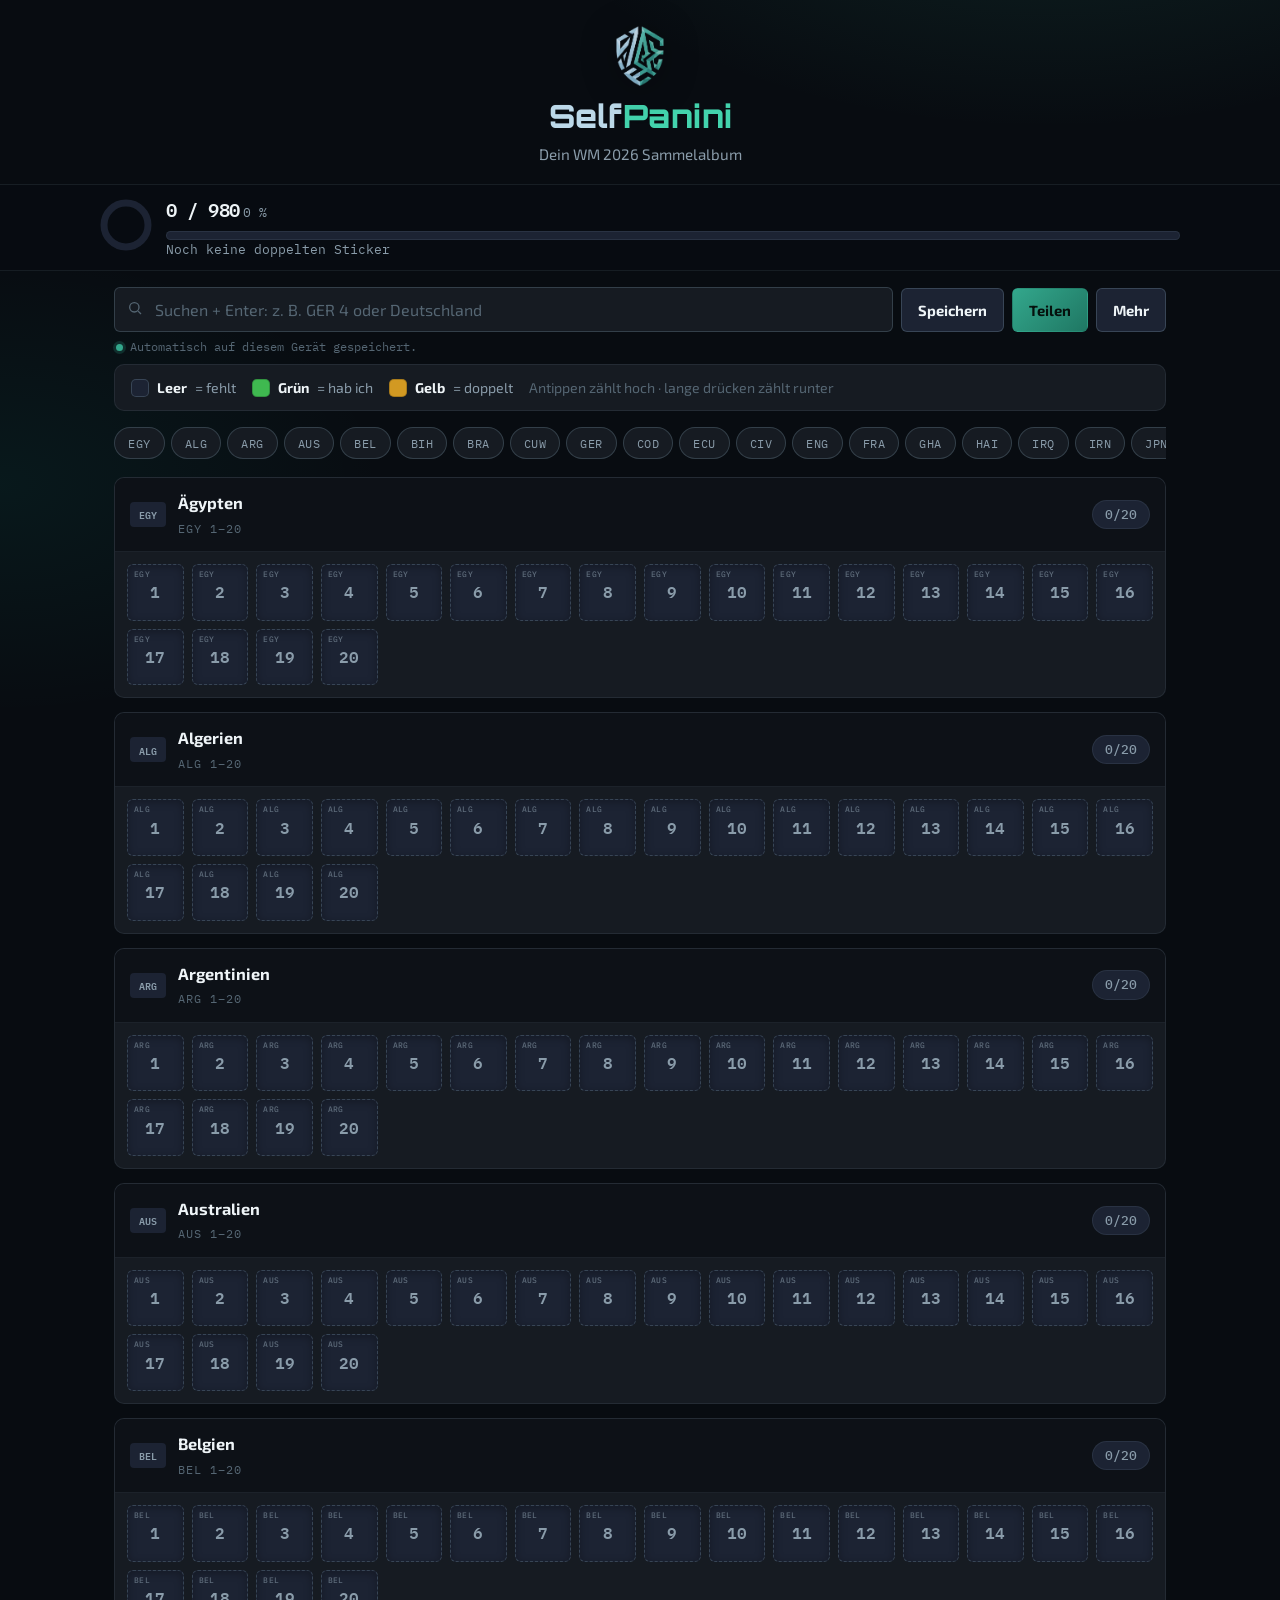
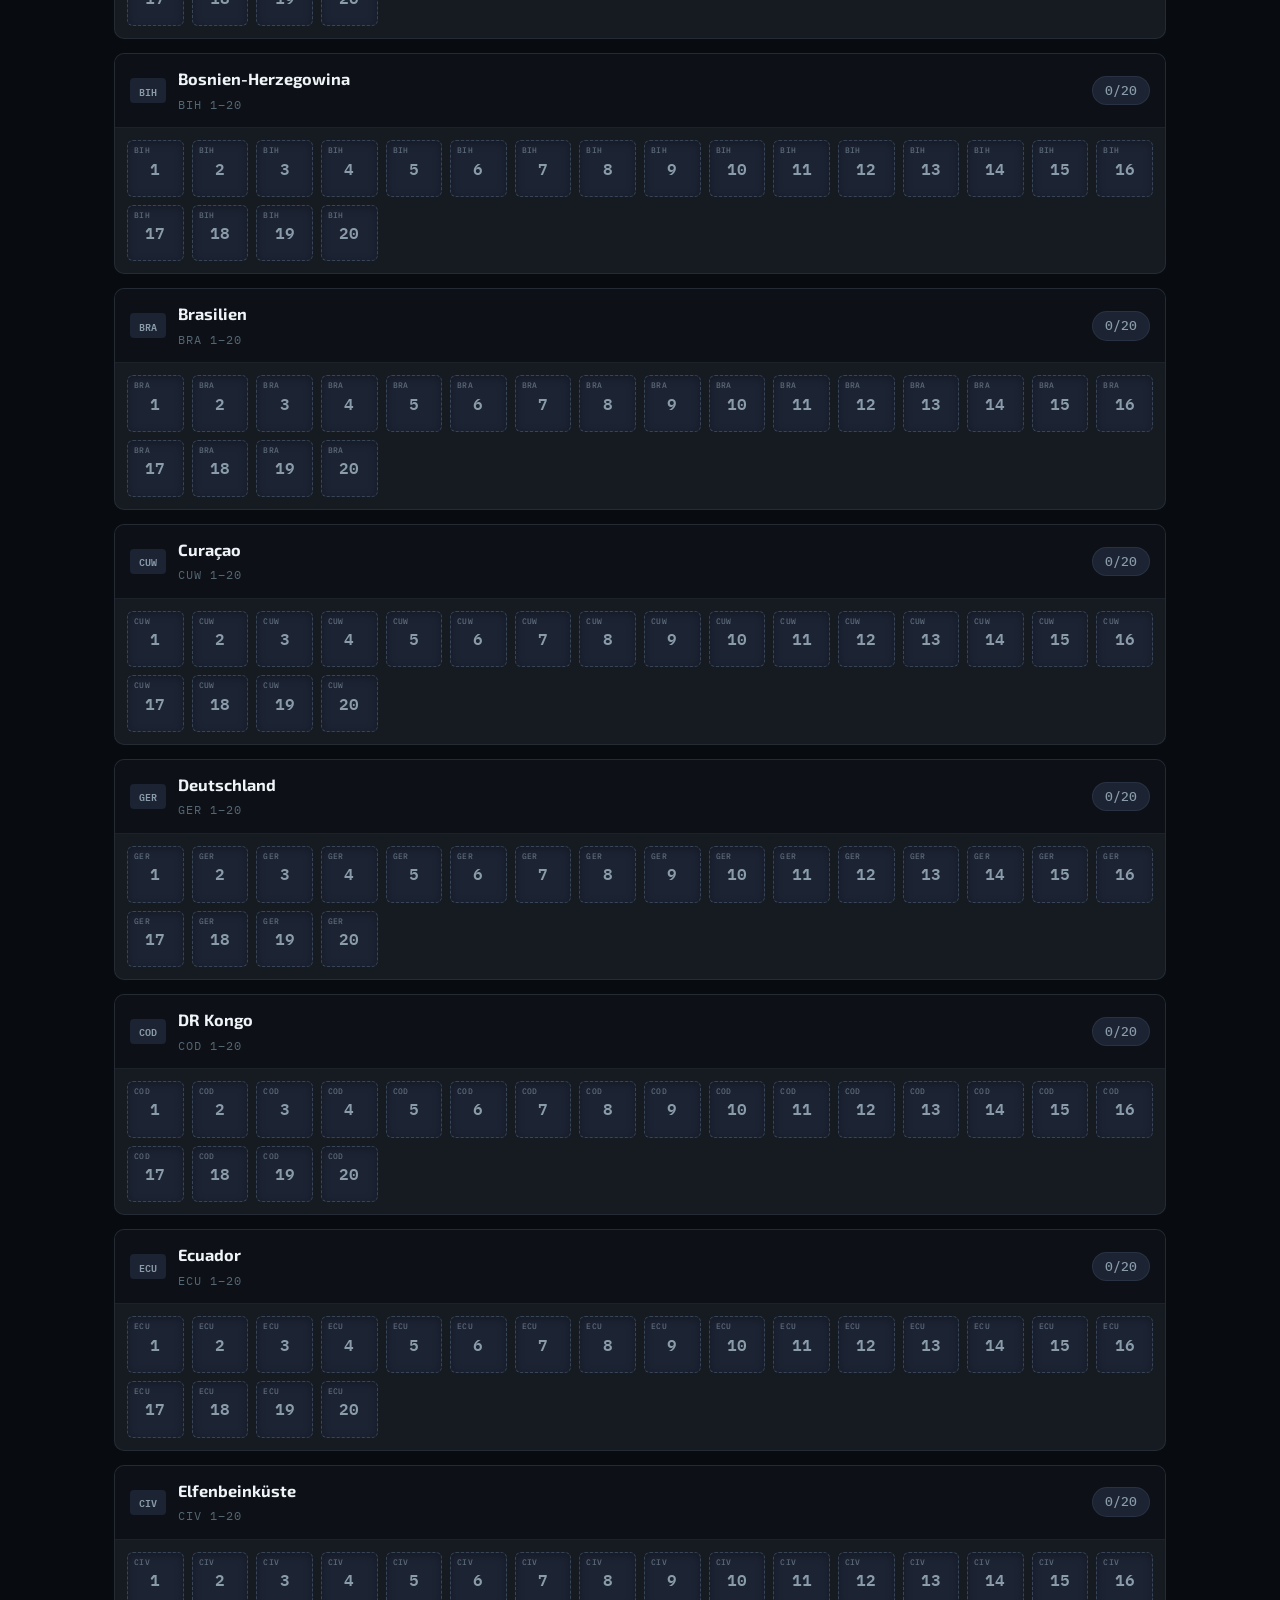
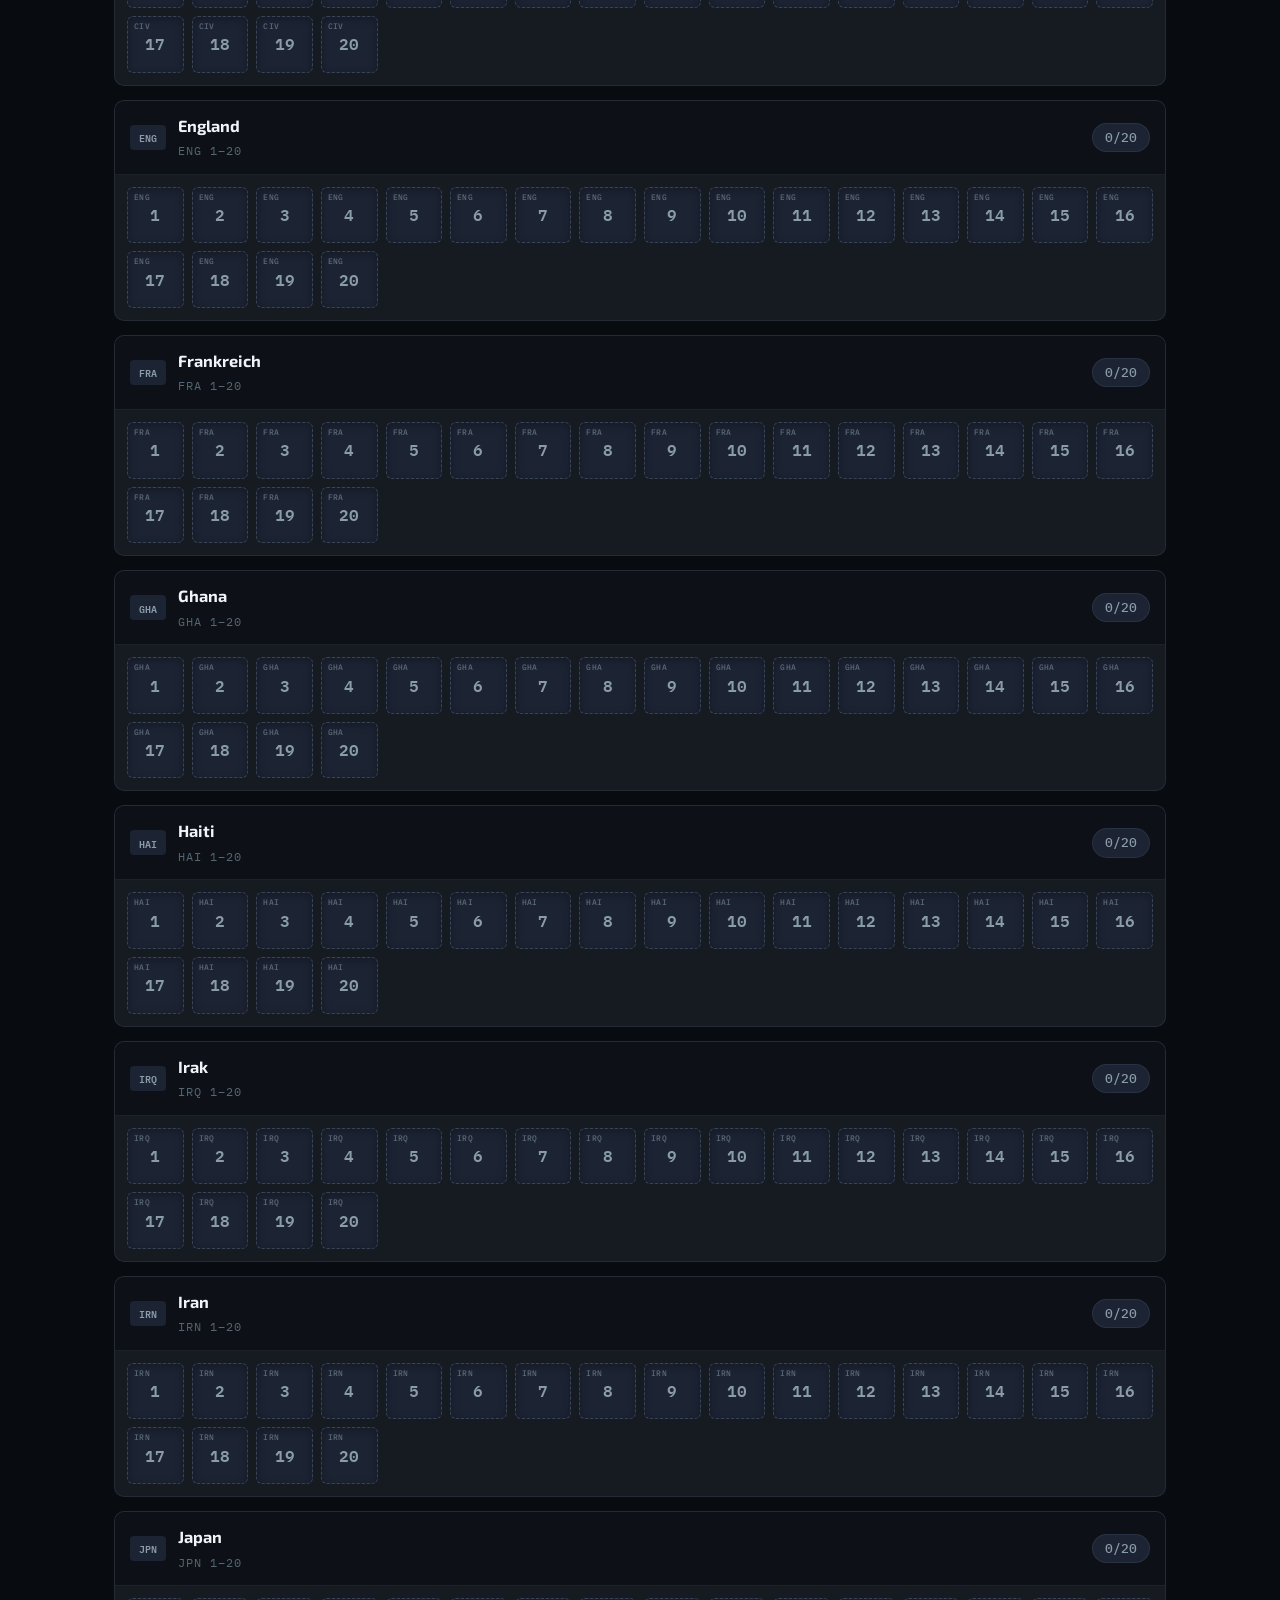
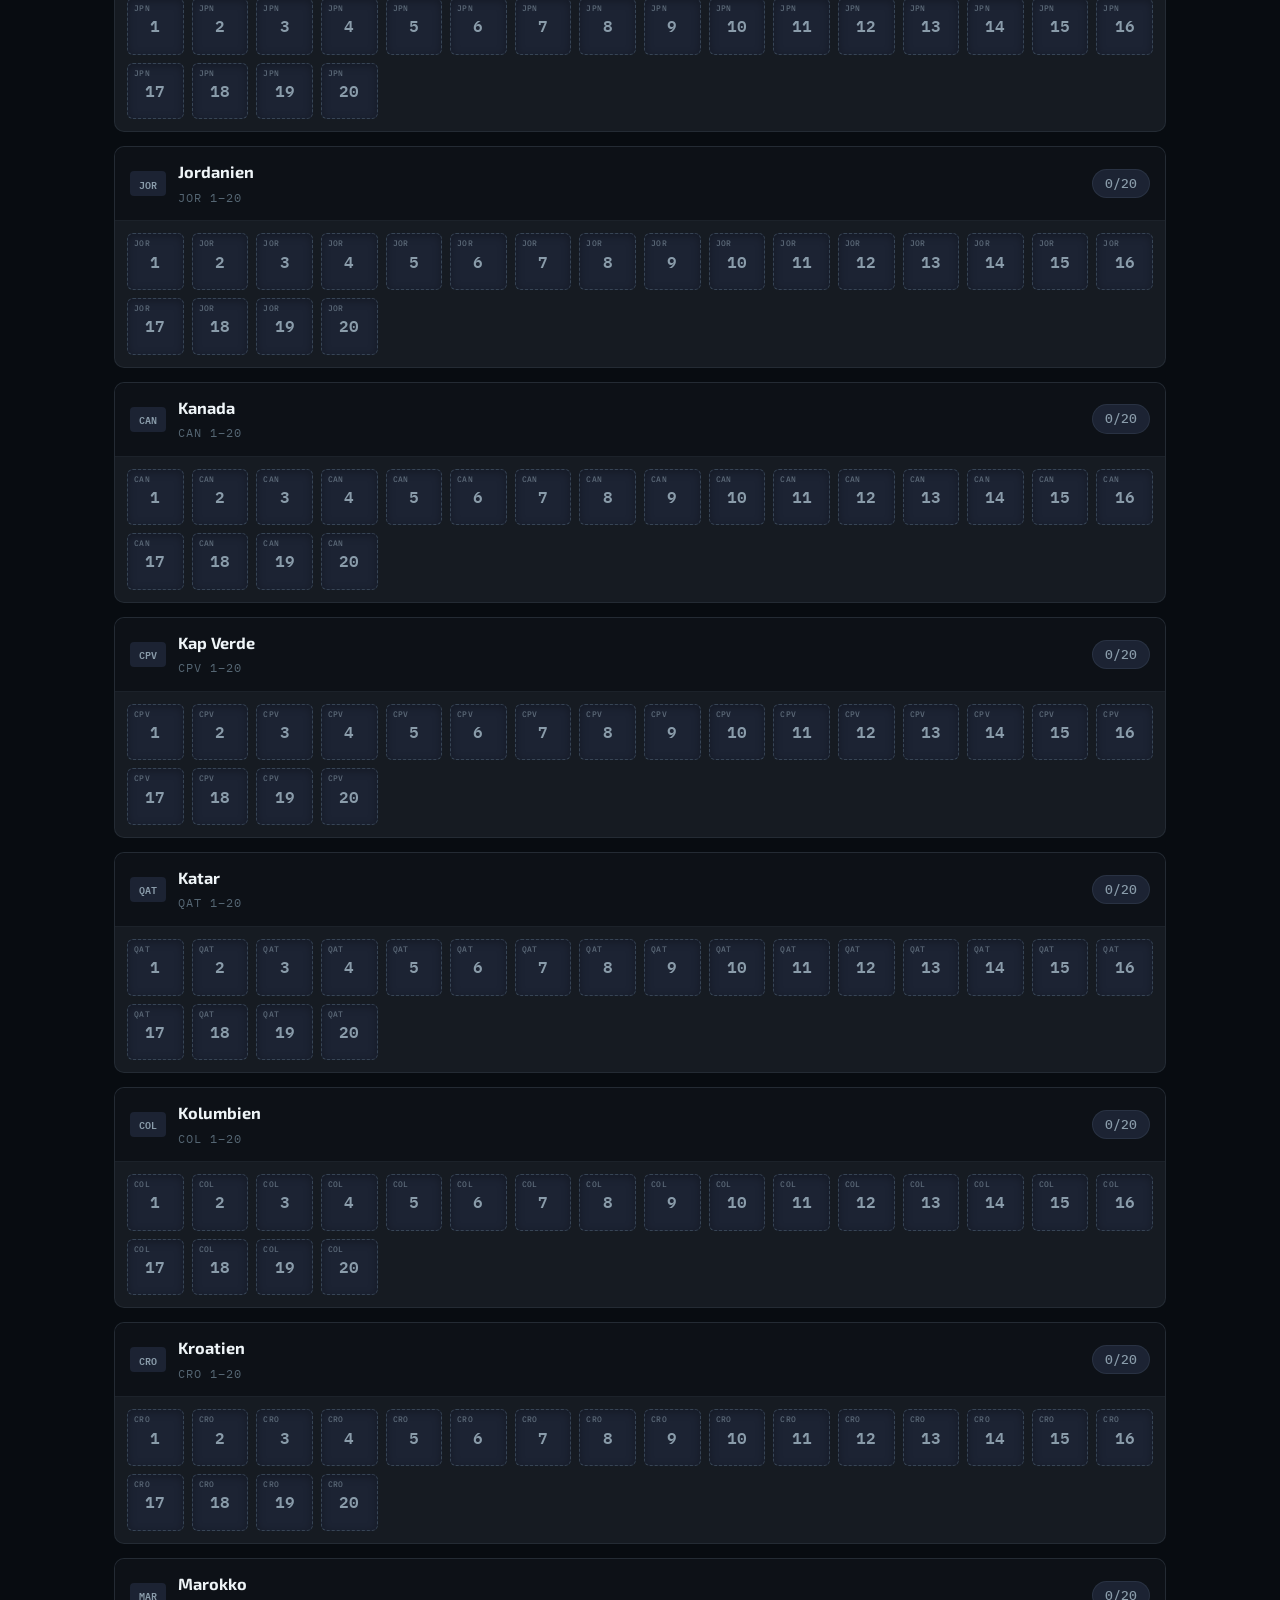
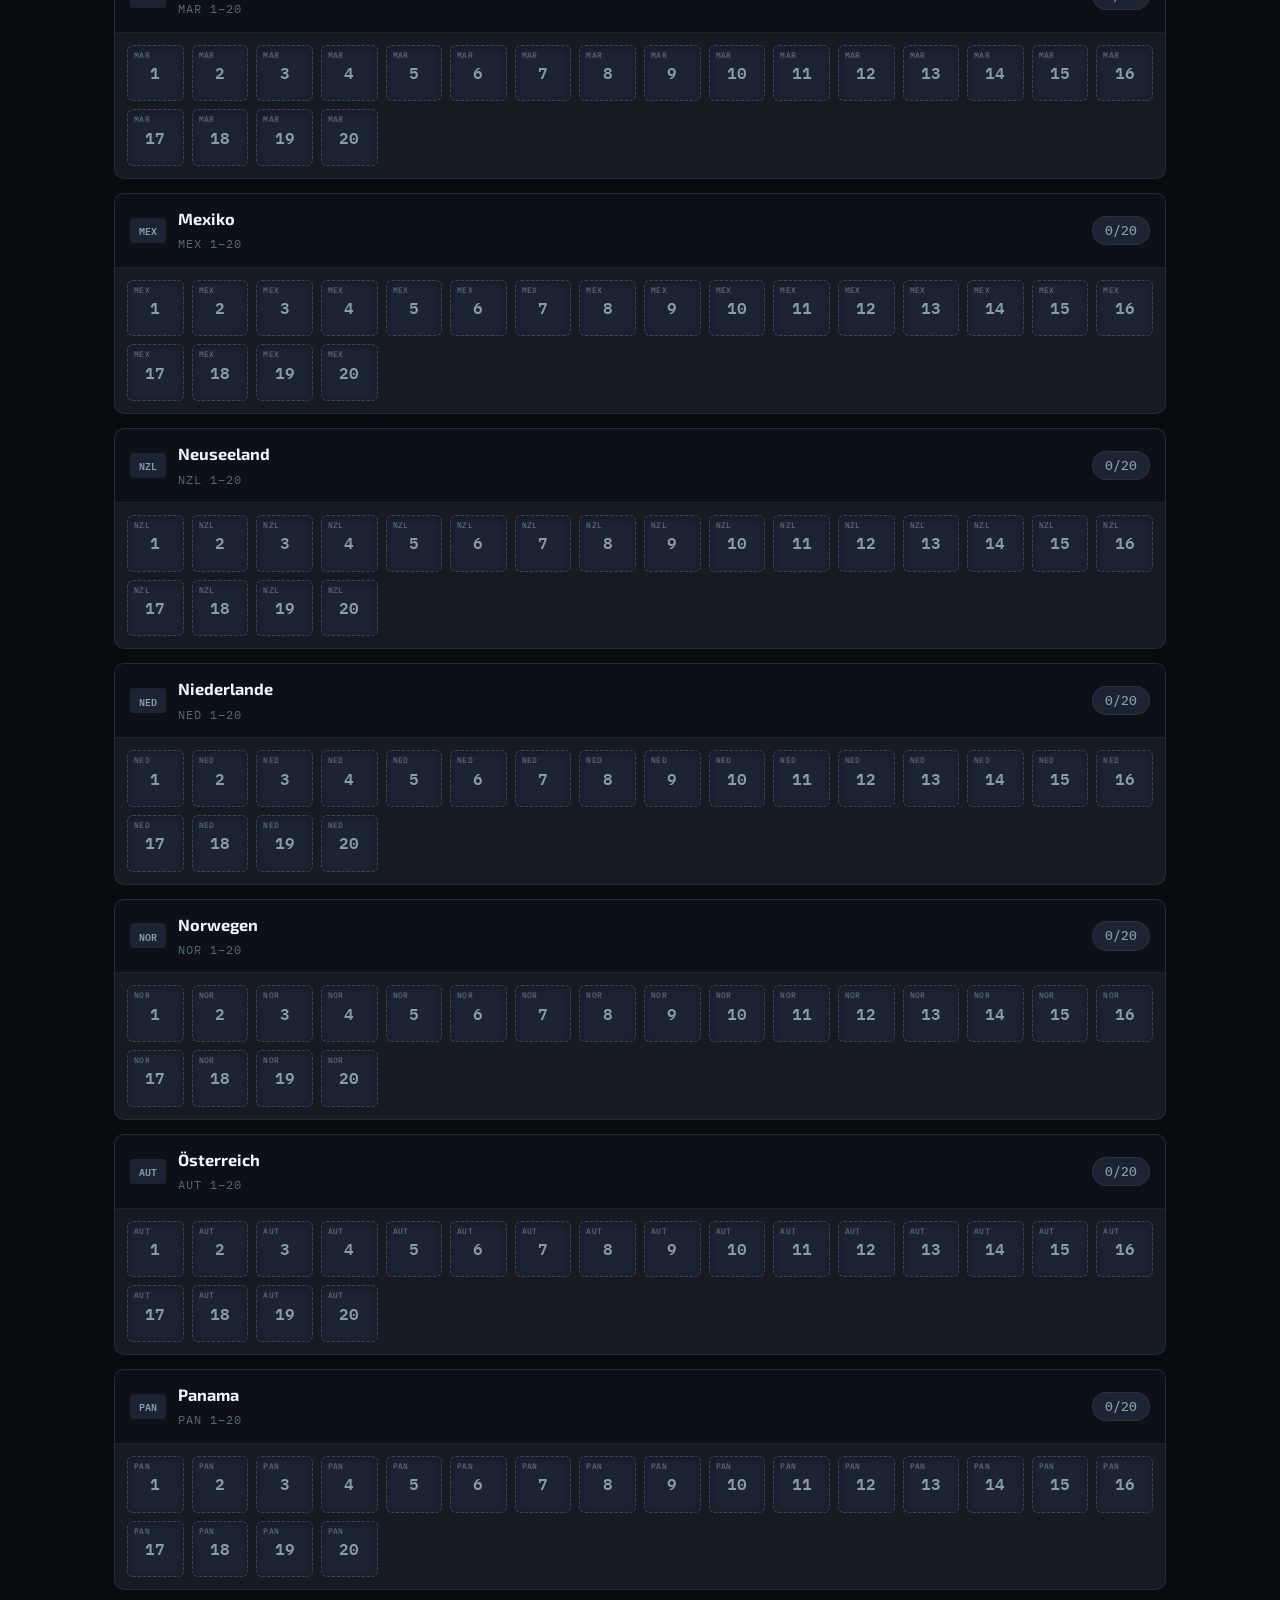
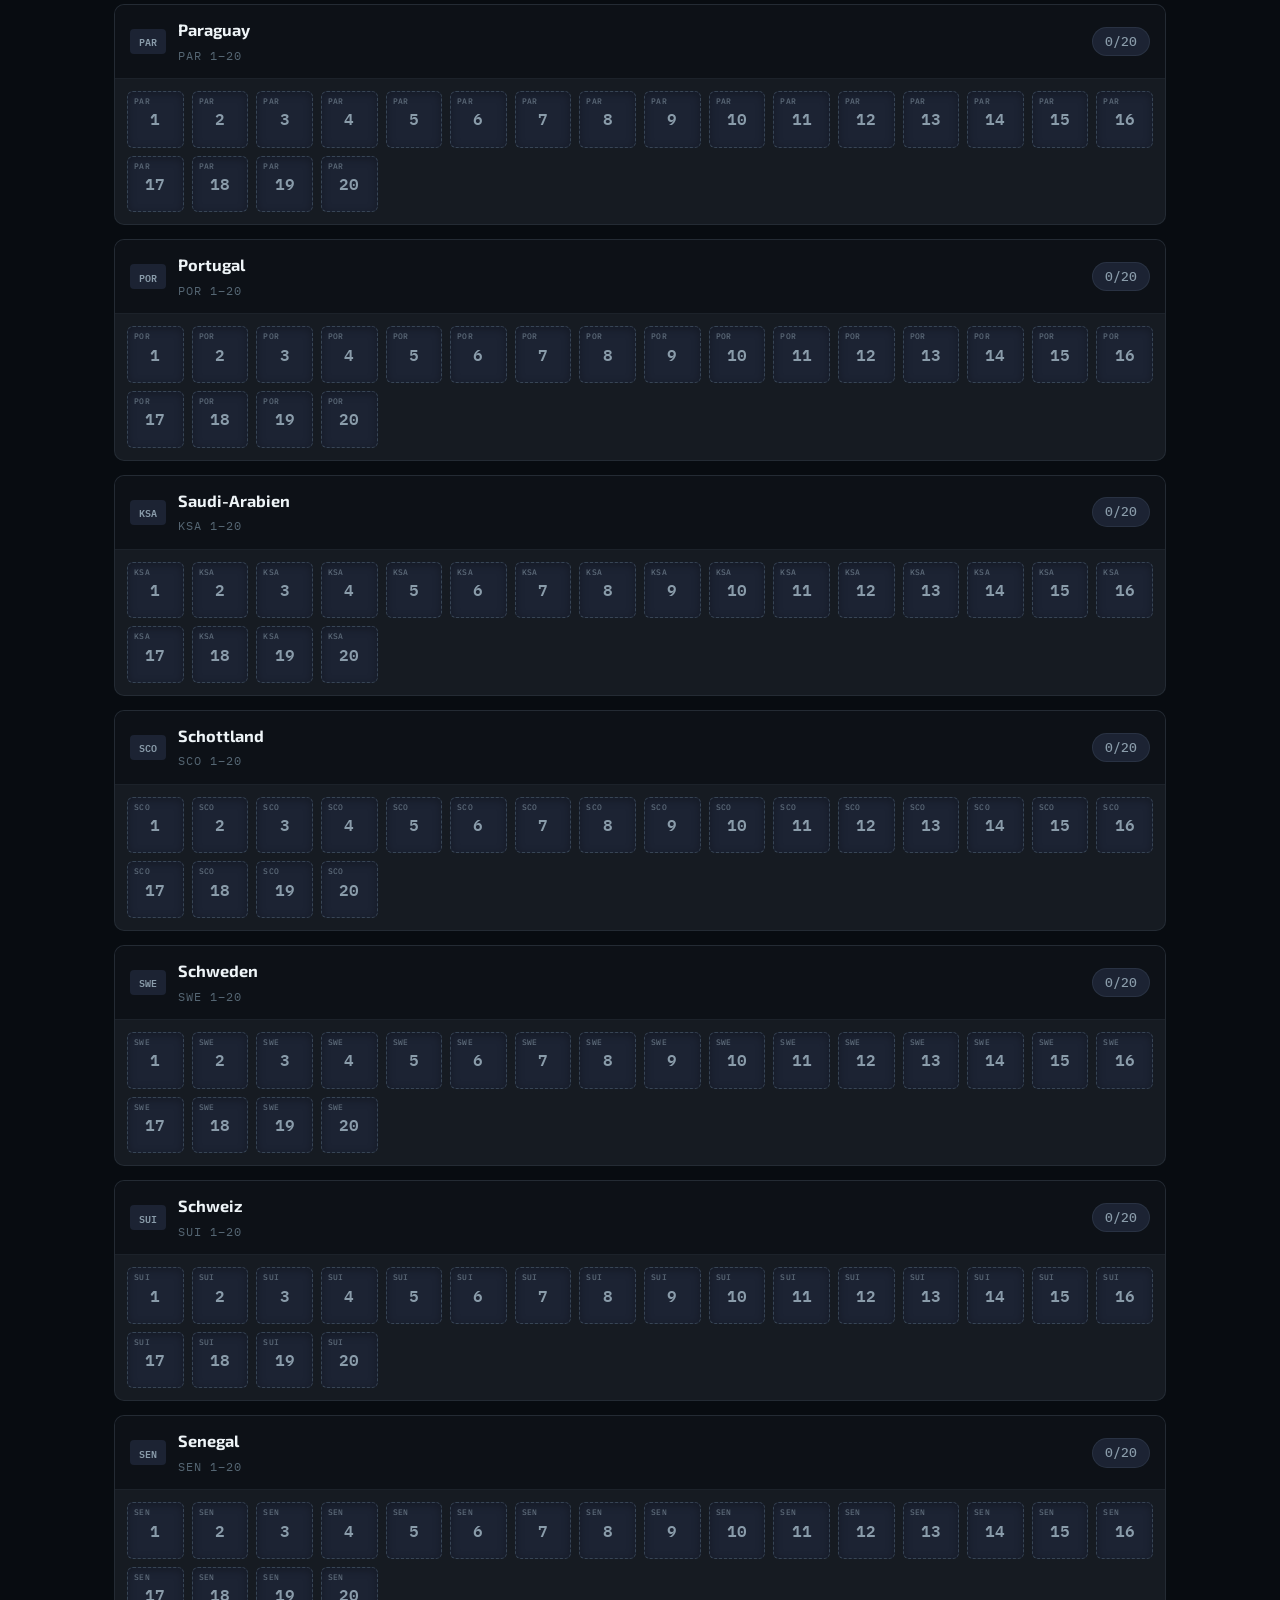
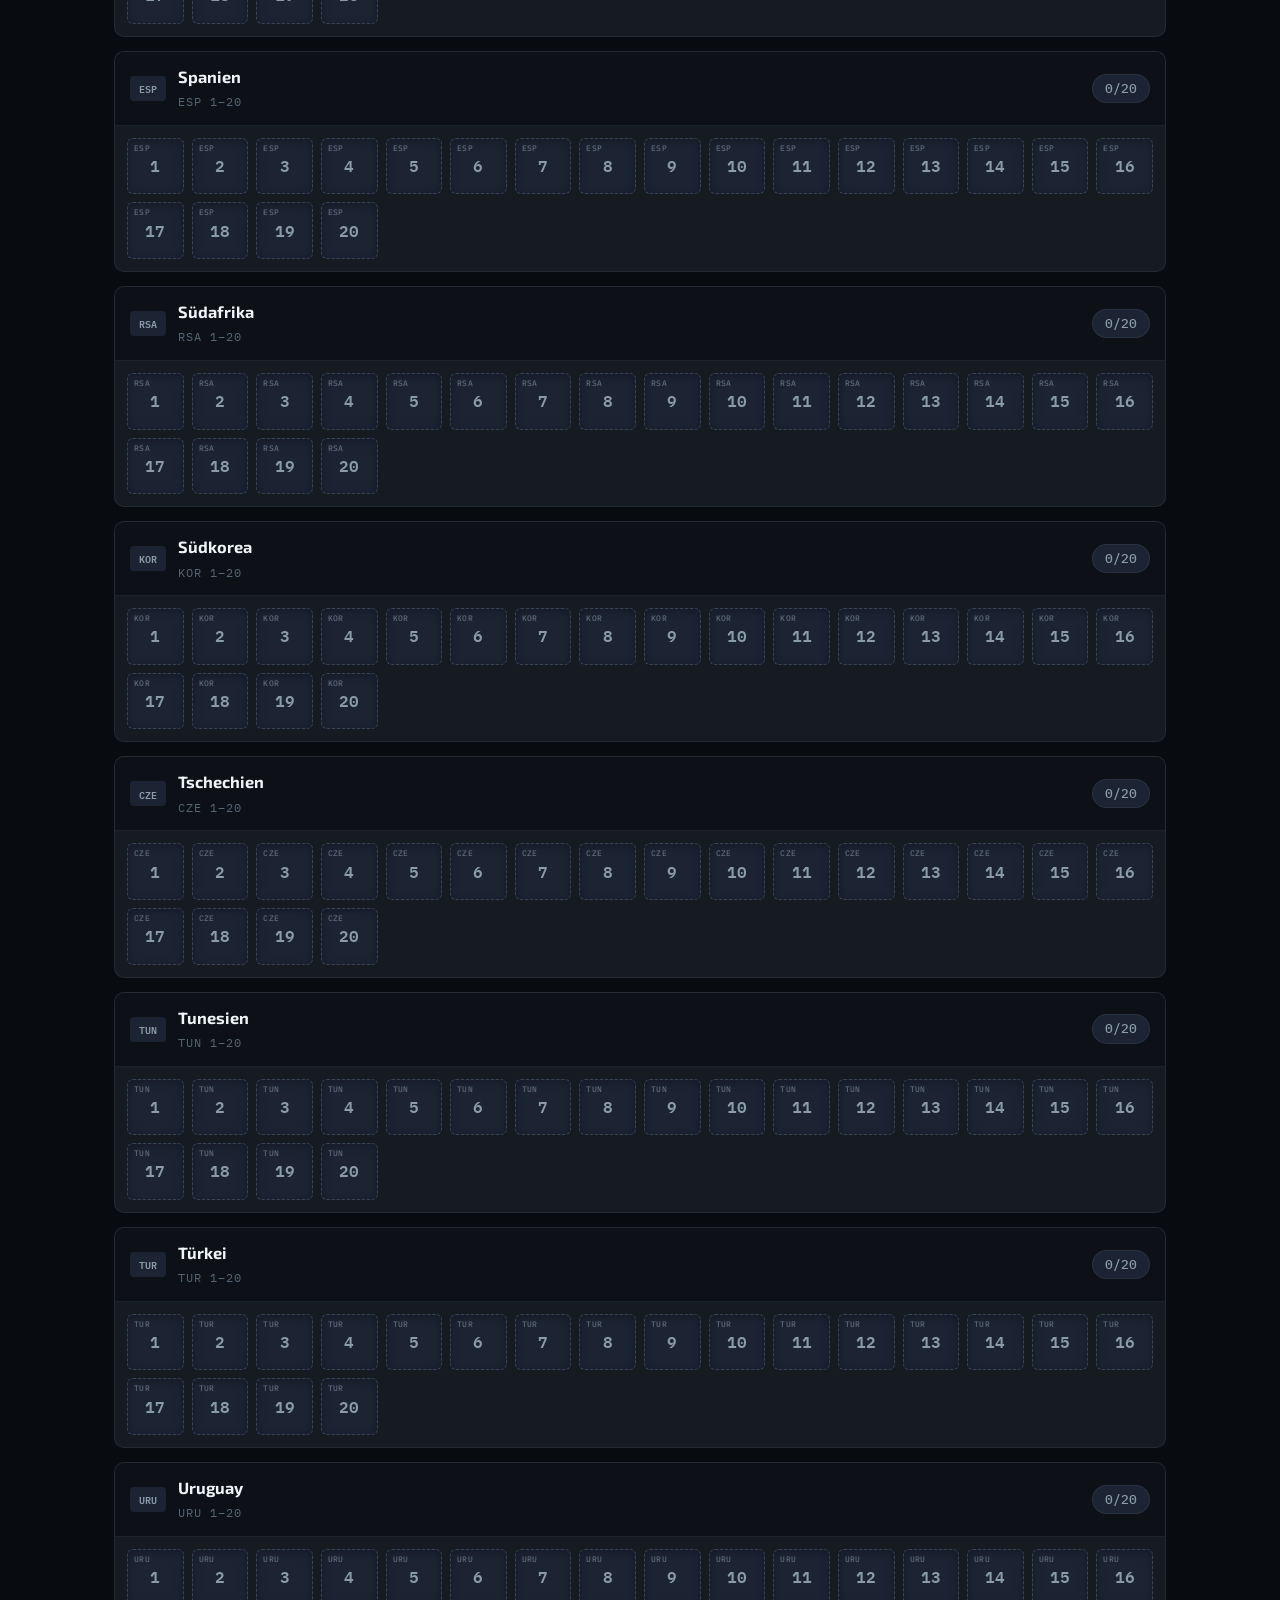
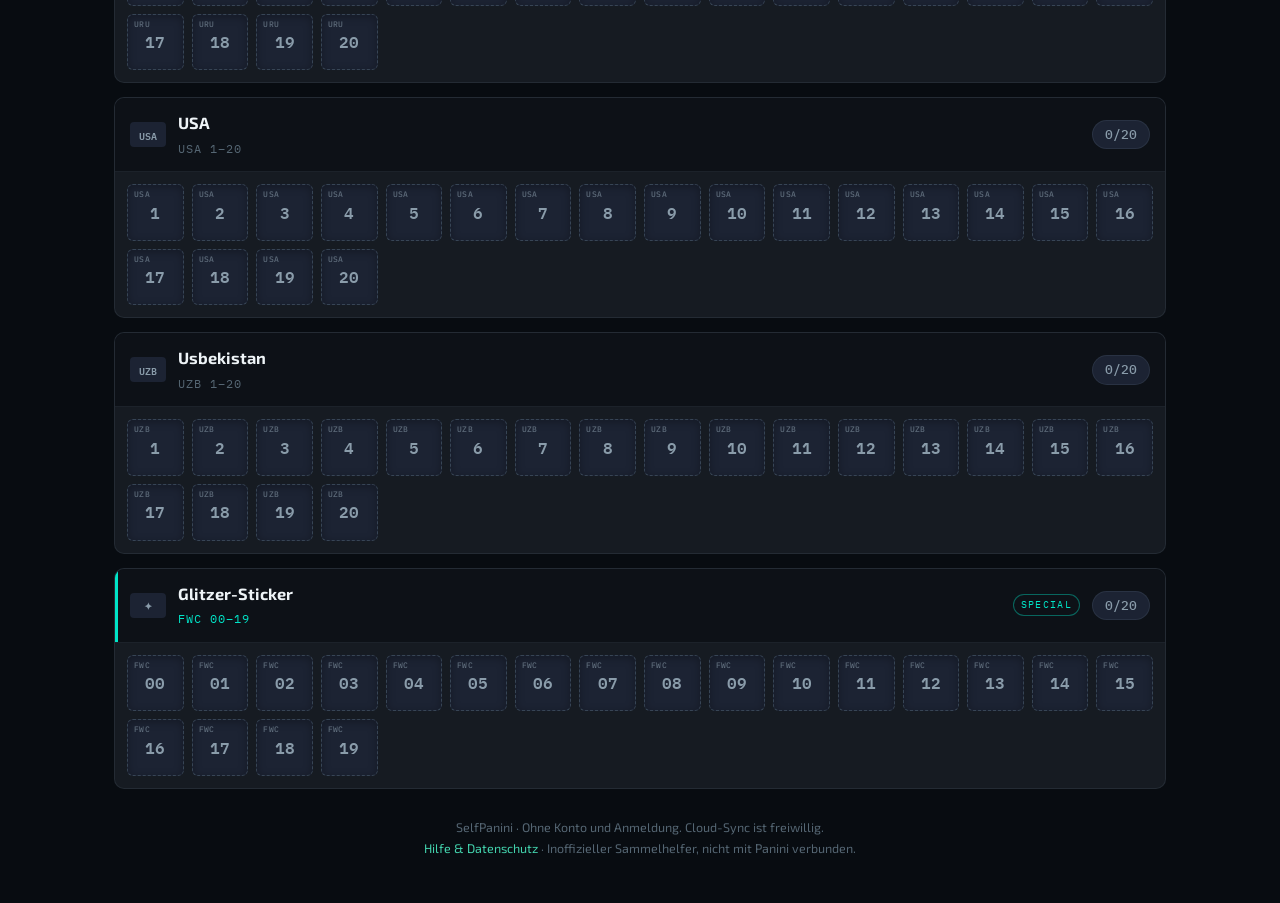
<file: index.html>
<!doctype html>
<html lang="de">
<head>
<meta charset="utf-8" />
<meta name="viewport" content="width=device-width, initial-scale=1, viewport-fit=cover" />
<title>SelfPanini · WM 2026 Sammelalbum</title>
<meta name="description" content="Einfacher Sticker-Tracker für das WM 2026 Sammelalbum: Haben, Fehlt und Doppelte eintragen und mit Freunden tauschen." />
<meta name="theme-color" content="#080c11" />
<link rel="icon" href="assets/shield.png" />
<link rel="stylesheet" href="fonts.css" />
<style>
  /* ---------- Self Design Tokens ---------- */
  :root{
    --self-bg-0:#080c11; --self-bg-1:#0d1117; --self-bg-2:#161b22; --self-bg-3:#1c2333;
    --self-line:rgba(157,189,208,.10); --self-line-strong:rgba(157,189,208,.22);
    --self-teal:#33a78c; --self-teal-bright:#43d3ad; --self-teal-deep:#1f7763; --self-cyan:#00e5c8;
    --self-ice:#9dbdd0; --self-ice-bright:#bcd9e9;
    --self-green:#3fb950; --self-red:#f85149; --self-yellow:#d29922;
    --self-text:#eef4f7; --self-text-2:#8a9caa; --self-text-3:#556673;
    --self-font-sans:"Exo 2",system-ui,-apple-system,sans-serif;
    --self-font-mono:"IBM Plex Mono",ui-monospace,"SF Mono",monospace;
    --self-radius:10px; --self-radius-sm:6px;
    --self-glow-teal:0 0 60px -12px rgba(51,167,140,.45);
    --self-ease:cubic-bezier(.16,1,.3,1); --self-dur-fast:150ms; --self-dur:300ms;
    color-scheme:dark;
  }
  *{box-sizing:border-box}
  html,body{margin:0}
  body{
    font-family:var(--self-font-sans);color:var(--self-text);
    background:
      radial-gradient(900px 480px at 82% -160px, rgba(51,167,140,.16) 0%, transparent 60%),
      radial-gradient(700px 420px at 0% 4%, rgba(0,229,200,.06) 0%, transparent 55%),
      var(--self-bg-0);
    -webkit-text-size-adjust:100%;padding-bottom:44px;overflow-x:hidden;font-size:15px;line-height:1.5;
  }
  .wrap{max-width:1080px;margin:0 auto;padding:0 14px}
  .mono{font-family:var(--self-font-mono)}

  /* ---------- Header ---------- */
  header.top{padding:26px 0 18px;text-align:center;border-bottom:1px solid var(--self-line)}
  header.top img.shield{height:60px;width:auto;display:block;margin:0 auto 14px;
    filter:drop-shadow(0 4px 16px rgba(0,0,0,.5))}
  .wordmark{font-family:"Orbitron",var(--self-font-sans);font-weight:800;font-size:2rem;
    line-height:1;letter-spacing:.5px}
  .wordmark .s{color:var(--self-ice-bright)}
  .wordmark .p{color:var(--self-teal-bright)}
  header.top p{margin:11px 0 0;color:var(--self-text-2);font-size:.95rem}

  /* ---------- Sticky Fortschritt ---------- */
  .progress-bar{position:sticky;top:0;z-index:30;background:rgba(8,12,17,.94);
    border-bottom:1px solid var(--self-line)}
  .progress-inner{display:flex;align-items:center;gap:14px;padding:11px 0}
  .ring{flex:0 0 auto}
  .prog-txt{flex:1;min-width:0}
  .prog-txt b{font-size:1.2rem;font-family:var(--self-font-mono);font-weight:600;letter-spacing:-.5px}
  .prog-txt .sub{color:var(--self-text-2);font-size:.82rem;font-family:var(--self-font-mono)}
  .track{height:9px;border-radius:99px;background:var(--self-bg-3);overflow:hidden;margin-top:6px;
    box-shadow:inset 0 0 0 1px var(--self-line)}
  .track > i{display:block;height:100%;width:0;border-radius:99px;
    background:linear-gradient(90deg,var(--self-teal),var(--self-cyan));transition:width .4s var(--self-ease)}

  /* ---------- Toolbar ---------- */
  .toolbar{display:flex;gap:8px;flex-wrap:wrap;align-items:center;margin:16px 0 6px}
  .search{flex:1;min-width:170px;position:relative}
  .search input{width:100%;padding:12px 14px 12px 40px;border-radius:var(--self-radius-sm);
    border:1px solid var(--self-line-strong);font-size:1rem;background:var(--self-bg-2);
    color:var(--self-text);font-family:inherit}
  .search input::placeholder{color:var(--self-text-3)}
  .search input:focus{outline:none;border-color:var(--self-teal);box-shadow:0 0 0 3px rgba(51,167,140,.18)}
  .search svg{position:absolute;left:13px;top:13px;color:var(--self-text-3)}
  .btn{border:1px solid transparent;border-radius:var(--self-radius-sm);padding:12px 16px;font-size:.92rem;
    font-weight:700;cursor:pointer;font-family:inherit;display:inline-flex;align-items:center;gap:8px;
    white-space:nowrap;transition:all var(--self-dur-fast) var(--self-ease)}
  .btn-primary{background:linear-gradient(135deg,var(--self-teal),var(--self-teal-deep));color:#05110d}
  .btn-primary:hover{filter:brightness(1.08)}
  .btn-ghost{background:var(--self-bg-3);color:var(--self-text);border-color:var(--self-line-strong)}
  .btn-ghost:hover{border-color:var(--self-teal)}
  .btn:active{transform:translateY(1px)}
  .autosave-hint{margin:6px 2px 0;font-size:.74rem;color:var(--self-text-3);font-family:var(--self-font-mono);
    display:flex;align-items:center;gap:7px}
  .autosave-hint::before{content:"";width:7px;height:7px;border-radius:99px;background:var(--self-teal);
    box-shadow:0 0 0 3px rgba(51,167,140,.2)}

  /* ---------- Legende ---------- */
  .legend{display:flex;gap:16px;flex-wrap:wrap;background:var(--self-bg-2);
    border:1px solid var(--self-line);border-radius:var(--self-radius);padding:12px 16px;margin:8px 0 4px;
    font-size:.88rem;color:var(--self-text-2)}
  .legend b{color:var(--self-text)}
  .chip{display:inline-flex;align-items:center;gap:8px}
  .dot{width:18px;height:18px;border-radius:5px;display:inline-block;box-shadow:inset 0 0 0 1px rgba(0,0,0,.2)}
  .dot.miss{background:var(--self-bg-3);box-shadow:inset 0 0 0 1px var(--self-line-strong)}
  .dot.have{background:var(--self-green)}
  .dot.dup{background:var(--self-yellow)}

  /* ---------- Team-Sprungnavigation ---------- */
  .jump{display:flex;gap:6px;overflow-x:auto;padding:12px 0 4px;-webkit-overflow-scrolling:touch}
  .jump button{flex:0 0 auto;border:1px solid var(--self-line-strong);background:var(--self-bg-2);
    border-radius:99px;padding:7px 13px;font-size:.78rem;cursor:pointer;
    font-family:var(--self-font-mono);color:var(--self-text-2);letter-spacing:.5px;
    transition:all var(--self-dur-fast) var(--self-ease)}
  .jump button:hover{border-color:var(--self-teal);color:var(--self-text)}

  /* ---------- Team-Karten ---------- */
  .team{background:var(--self-bg-2);border:1px solid var(--self-line);border-radius:var(--self-radius);
    margin:14px 0;overflow:hidden;scroll-margin-top:90px;transition:box-shadow var(--self-dur) var(--self-ease)}
  .team-head{display:flex;align-items:center;gap:12px;padding:13px 15px;cursor:pointer;
    background:var(--self-bg-1);border-bottom:1px solid var(--self-line);position:relative}
  .team-head::before{content:"";position:absolute;left:0;top:0;bottom:0;width:3px;background:transparent}
  .team-head .flag-img{width:36px;height:25px;object-fit:cover;border-radius:4px;flex:0 0 auto;display:block;
    box-shadow:0 0 0 1px var(--self-line-strong), 0 2px 6px rgba(0,0,0,.4)}
  .fl-fallback{width:36px;height:25px;border-radius:4px;background:var(--self-bg-3);
    display:grid;place-items:center;font-size:.6rem;font-weight:700;flex:0 0 auto;
    font-family:var(--self-font-mono);color:var(--self-text-2)}
  .team-head .nm{flex:1;min-width:0}
  .team-head .nm b{display:block;font-size:1.02rem;font-weight:700}
  .team-head .nm span{font-size:.72rem;color:var(--self-text-3);font-family:var(--self-font-mono);letter-spacing:1px}
  .team-head .cnt{font-size:.8rem;font-weight:500;font-family:var(--self-font-mono);background:var(--self-bg-3);
    color:var(--self-text-2);padding:5px 10px;border-radius:99px;min-width:58px;text-align:center;
    box-shadow:inset 0 0 0 1px var(--self-line)}
  .team-head .done-badge{display:none;font-family:var(--self-font-mono);font-size:.66rem;font-weight:600;
    letter-spacing:.12em;text-transform:uppercase;color:#05110d;background:var(--self-teal);
    padding:5px 9px;border-radius:99px}
  .team-body{padding:12px;display:grid;grid-template-columns:repeat(auto-fill,minmax(56px,1fr));gap:8px}

  /* Glitzer-Special: Cyan-Signal statt Regenbogen */
  .team-head.special::before{background:var(--self-cyan)}
  .team-head.special .nm span{color:var(--self-cyan)}
  .team-head .special-tag{display:none}
  .team-head.special .special-tag{display:inline-block;font-family:var(--self-font-mono);font-size:.6rem;
    letter-spacing:.14em;text-transform:uppercase;color:var(--self-cyan);
    box-shadow:inset 0 0 0 1px rgba(0,229,200,.4);padding:4px 8px;border-radius:99px}

  /* Team komplett = Teal-Belohnung (Signatur, sparsam) */
  .team.done{box-shadow:0 0 0 1px var(--self-teal), var(--self-glow-teal)}
  .team.done .team-head::before{background:var(--self-teal)}
  .team.done .team-head .cnt{color:var(--self-teal-bright)}
  .team.done .team-head .done-badge{display:block;animation:pill .4s var(--self-ease)}
  @keyframes pill{0%{transform:scale(.4);opacity:0}100%{transform:scale(1);opacity:1}}

  /* ---------- Zellen ---------- */
  /* leere Zelle = Album-Klebeplatz */
  .cell{position:relative;aspect-ratio:1/1;border-radius:var(--self-radius-sm);
    border:1.5px dashed var(--self-line-strong);background:var(--self-bg-3);
    color:var(--self-text-2);font-weight:600;font-size:1rem;font-family:var(--self-font-mono);
    display:grid;place-items:center;cursor:pointer;user-select:none;
    box-shadow:inset 0 2px 8px rgba(0,0,0,.28);
    transition:transform .14s cubic-bezier(.34,1.56,.64,1), background var(--self-dur-fast) var(--self-ease), border-color var(--self-dur-fast) var(--self-ease);
    -webkit-tap-highlight-color:transparent;touch-action:manipulation}
  .cell small{position:absolute;top:3px;left:6px;font-size:.5rem;opacity:.6;font-weight:500;letter-spacing:.3px}
  .cell:active{transform:scale(.9)}
  .cell:focus-visible{outline:3px solid var(--self-teal);outline-offset:2px;z-index:2}
  /* gefüllt = aufgeklebter Sticker */
  .cell.have,.cell.dup{border-style:solid;box-shadow:0 3px 10px rgba(0,0,0,.4)}
  .cell.have{background:linear-gradient(160deg,#57cf68 0%,var(--self-green) 60%,#2e9840 100%);
    border-color:#2e9840;color:#04210b}
  .cell.dup{background:linear-gradient(160deg,#e8b23a 0%,var(--self-yellow) 58%,#a9780f 100%);
    border-color:#a9780f;color:#241a00}
  .cell.have::before,.cell.dup::before{content:"";position:absolute;inset:0;border-radius:5px;
    background:linear-gradient(135deg,rgba(255,255,255,.4) 0%,rgba(255,255,255,0) 45%);pointer-events:none}
  .cell.pop{animation:stick .34s cubic-bezier(.34,1.56,.64,1)}
  @keyframes stick{0%{transform:rotate(var(--tilt,0deg)) scale(.5)}60%{transform:rotate(var(--tilt,0deg)) scale(1.14)}100%{transform:rotate(var(--tilt,0deg)) scale(1)}}
  /* nur aufgeklebte Sticker leicht schief */
  .cell.have,.cell.dup{transform:rotate(var(--tilt,0deg))}
  .cell.have:active,.cell.dup:active{transform:rotate(var(--tilt,0deg)) scale(.9)}
  .cell .badge{position:absolute;bottom:-6px;right:-6px;background:var(--self-bg-0);color:var(--self-text);
    border:1px solid var(--self-line-strong);border-radius:99px;min-width:20px;height:20px;padding:0 4px;
    font-size:.64rem;font-family:var(--self-font-mono);display:grid;place-items:center;z-index:2}

  /* ---------- Modal ---------- */
  .overlay{position:fixed;inset:0;background:rgba(4,7,10,.72);display:none;align-items:flex-end;
    justify-content:center;z-index:60}
  .overlay.open{display:flex}
  .sheet{background:var(--self-bg-1);width:100%;max-width:560px;border-radius:16px 16px 0 0;
    max-height:88vh;overflow:auto;border:1px solid var(--self-line-strong);border-bottom:none;
    box-shadow:0 -20px 60px rgba(0,0,0,.6);animation:rise .25s var(--self-ease);padding:6px 18px 26px}
  @media(min-width:620px){.overlay{align-items:center}.sheet{border-radius:16px;border-bottom:1px solid var(--self-line-strong)}}
  @keyframes rise{from{transform:translateY(40px);opacity:.6}to{transform:none;opacity:1}}
  .grabber{width:44px;height:5px;border-radius:99px;background:var(--self-line-strong);margin:10px auto 8px}
  .sheet h2{margin:6px 0 2px;font-size:1.25rem;font-weight:800}
  .sheet .lead{color:var(--self-text-2);font-size:.9rem;margin:0 0 14px}
  .listbox{background:var(--self-bg-2);border:1px solid var(--self-line);border-radius:var(--self-radius);
    padding:12px;font-size:.9rem;line-height:1.7;max-height:200px;overflow:auto;white-space:pre-wrap;
    word-break:break-word;font-family:var(--self-font-mono);color:var(--self-text-2)}
  .row-btns{display:flex;gap:8px;flex-wrap:wrap;margin:12px 0 4px}
  .row-btns .btn{flex:1;justify-content:center;min-width:130px}
  .field{margin:10px 0}
  .field label{display:block;font-size:.68rem;color:var(--self-text-3);margin-bottom:6px;font-weight:600;
    font-family:var(--self-font-mono);letter-spacing:.14em;text-transform:uppercase}
  .field input{width:100%;padding:11px 13px;border:1px solid var(--self-line-strong);
    border-radius:var(--self-radius-sm);font-size:1rem;font-family:inherit;background:var(--self-bg-2);color:var(--self-text)}
  .field input:focus{outline:none;border-color:var(--self-teal);box-shadow:0 0 0 3px rgba(51,167,140,.18)}
  .section-title{font-size:.66rem;text-transform:uppercase;letter-spacing:.16em;color:var(--self-text-3);
    font-weight:600;margin:18px 0 6px;font-family:var(--self-font-mono)}
  /* Tausche */
  .tbadge{display:inline-grid;place-items:center;min-width:20px;height:20px;padding:0 6px;margin-left:6px;
    border-radius:99px;background:var(--self-teal);color:#05110d;font-family:var(--self-font-mono);
    font-size:.68rem;font-weight:600}
  .trade{border:1px solid var(--self-line);border-radius:var(--self-radius);padding:12px 14px;margin:8px 0;background:var(--self-bg-2)}
  .trade .th{display:flex;align-items:center;gap:8px;justify-content:space-between;margin-bottom:8px}
  .trade .who{font-weight:700;font-size:.95rem}
  .trade .st{font-family:var(--self-font-mono);font-size:.62rem;letter-spacing:.12em;text-transform:uppercase;
    padding:4px 8px;border-radius:99px}
  .trade .st.open{color:var(--self-yellow);box-shadow:inset 0 0 0 1px rgba(210,153,34,.4)}
  .trade .st.done{color:var(--self-teal-bright);background:rgba(51,167,140,.15)}
  .trade .st.new{color:#05110d;background:var(--self-teal)}
  .trade .ln{font-size:.88rem;color:var(--self-text-2);margin:3px 0;font-family:var(--self-font-mono)}
  .trade .ln b{color:var(--self-text);font-family:var(--self-font-sans)}
  .trade .row-btns{margin:10px 0 0}
  .trade .row-btns .btn{padding:9px 12px;font-size:.82rem}
  .pick{display:flex;flex-wrap:wrap;gap:6px;margin:6px 0 2px}
  .pick button{font-family:var(--self-font-mono);font-size:.76rem;padding:6px 10px;border-radius:99px;cursor:pointer;
    border:1px solid var(--self-line-strong);background:var(--self-bg-3);color:var(--self-text-3)}
  .pick button.on{background:rgba(51,167,140,.18);border-color:var(--self-teal);color:var(--self-teal-bright)}
  .synccode{font-family:var(--self-font-mono);font-size:1.35rem;font-weight:600;letter-spacing:.1em;
    color:var(--self-teal-bright);background:var(--self-bg-2);border:1px solid var(--self-line-strong);
    border-radius:var(--self-radius-sm);padding:13px 14px;text-align:center;margin:0 0 10px;user-select:all}
  .match{border:1px solid var(--self-line);border-radius:var(--self-radius);overflow:hidden;margin:8px 0}
  .match .mh{padding:10px 12px;font-weight:700;font-size:.9rem}
  .match .mh.get{background:rgba(63,185,80,.14);color:var(--self-green);border-bottom:1px solid var(--self-line)}
  .match .mh.give{background:rgba(210,153,34,.14);color:var(--self-yellow);border-bottom:1px solid var(--self-line)}
  .match .mb{padding:10px 12px;font-size:.88rem;line-height:1.7;color:var(--self-text-2);font-family:var(--self-font-mono)}
  .muted{color:var(--self-text-3)}
  .toast{position:fixed;left:50%;bottom:24px;transform:translateX(-50%) translateY(30px);
    background:var(--self-bg-3);color:var(--self-text);padding:12px 18px;border-radius:var(--self-radius-sm);
    font-weight:600;border:1px solid var(--self-teal);box-shadow:0 12px 40px rgba(0,0,0,.6);opacity:0;
    pointer-events:none;transition:.25s var(--self-ease);z-index:80;font-size:.9rem}
  .toast.show{opacity:1;transform:translateX(-50%) translateY(0)}
  footer{text-align:center;color:var(--self-text-3);font-size:.78rem;margin-top:28px;line-height:1.7}
  footer a{color:var(--self-teal-bright);text-decoration:none}
  footer a:hover{text-decoration:underline}
  .hidden{display:none!important}
  @media (prefers-reduced-motion:reduce){
    *{animation-duration:.001ms!important;animation-iteration-count:1!important;transition-duration:.001ms!important}
  }

  /* ---------- Handy & Tablet ---------- */
  @media (max-width:680px){
    header.top img.logo{height:64px}
    .team-body{grid-template-columns:repeat(auto-fill,minmax(50px,1fr));gap:7px;padding:10px}
    .cell{font-size:.9rem}
    .team-head{padding:12px}
    .team-head .nm b{font-size:.98rem}
  }
  @media (max-width:400px){
    .team-body{grid-template-columns:repeat(auto-fill,minmax(44px,1fr));gap:6px}
    .cell{font-size:.82rem}
    .cell small{font-size:.46rem}
    .toolbar .btn{flex:1;justify-content:center}
  }
  @media (pointer:coarse){.cell{min-height:46px}.jump button{padding:8px 14px}}
</style>
</head>
<body>

<header class="top">
  <div class="wrap">
    <img class="shield" src="assets/shield.png" alt="SelfPanini" width="60" height="74" />
    <div class="wordmark"><span class="s">Self</span><span class="p">Panini</span></div>
    <p>Dein WM 2026 Sammelalbum</p>
  </div>
</header>

<div class="progress-bar">
  <div class="wrap progress-inner">
    <div class="ring">
      <svg width="52" height="52" viewBox="0 0 52 52" aria-hidden="true">
        <circle cx="26" cy="26" r="22" fill="none" stroke="#1c2333" stroke-width="7"/>
        <circle id="ringFill" cx="26" cy="26" r="22" fill="none" stroke="#33a78c" stroke-width="7"
          stroke-linecap="round" stroke-dasharray="138.2" stroke-dashoffset="138.2"
          transform="rotate(-90 26 26)"/>
      </svg>
    </div>
    <div class="prog-txt">
      <b><span id="haveCount">0</span> / 980</b> <span id="pct" class="sub">0 %</span>
      <div class="track"><i id="trackFill"></i></div>
      <div class="sub" id="dupLine">Noch keine doppelten Sticker</div>
    </div>
  </div>
</div>

<div class="wrap">

  <div class="toolbar">
    <div class="search">
      <svg width="16" height="16" viewBox="0 0 24 24" fill="none" stroke="currentColor" stroke-width="2"><circle cx="11" cy="11" r="7"/><path d="m21 21-4.3-4.3"/></svg>
      <input id="search" type="search" inputmode="text" placeholder="Suchen + Enter: z. B. GER 4 oder Deutschland" />
    </div>
    <button class="btn btn-ghost" id="btnSave">Speichern</button>
    <button class="btn btn-primary" id="btnShare">Teilen</button>
    <button class="btn btn-ghost" id="btnMenu">Mehr</button>
  </div>
  <p class="autosave-hint" id="autosaveHint">Automatisch auf diesem Gerät gespeichert.</p>

  <div class="legend">
    <span class="chip"><span class="dot miss"></span> <b>Leer</b> = fehlt</span>
    <span class="chip"><span class="dot have"></span> <b>Grün</b> = hab ich</span>
    <span class="chip"><span class="dot dup"></span> <b>Gelb</b> = doppelt</span>
    <span class="chip muted">Antippen zählt hoch · lange drücken zählt runter</span>
  </div>

  <div class="jump" id="jump"></div>

  <div id="teams"></div>

  <footer>
    SelfPanini · Ohne Konto und Anmeldung. Cloud-Sync ist freiwillig.<br>
    <a href="hilfe.html">Hilfe &amp; Datenschutz</a> · Inoffizieller Sammelhelfer, nicht mit Panini verbunden.
  </footer>
</div>

<!-- Teilen-Modal -->
<div class="overlay" id="shareModal">
  <div class="sheet">
    <div class="grabber"></div>
    <h2>Teilen &amp; Tauschen</h2>
    <p class="lead">Verschicke deine Listen oder einen Tausch-Link an Freunde.</p>

    <div class="field">
      <label for="nick">Dein Spitzname (für Freunde sichtbar)</label>
      <input id="nick" type="text" maxlength="20" placeholder="z. B. Tom" />
      <p class="lead" style="margin:6px 0 0">Tipp: Nimm einen Spitznamen – keinen echten voll­ständigen Namen.</p>
    </div>

    <div class="section-title">Meine Listen</div>
    <div class="listbox" id="listPreview">–</div>
    <div class="row-btns">
      <button class="btn btn-ghost" id="btnCopyList">Listen kopieren</button>
      <button class="btn btn-primary" id="btnWhats">Per WhatsApp</button>
    </div>

    <div class="section-title">Tausch-Link</div>
    <p class="lead" style="margin:0 0 8px">Ein Freund öffnet den Link und sieht sofort, was ihr tauschen könnt.</p>
    <div class="row-btns">
      <button class="btn btn-primary" id="btnShortLink">Kurzer Link (Cloud)</button>
      <button class="btn btn-ghost" id="btnTradeLink">Langer Link (ohne Cloud)</button>
    </div>
    <p class="lead" style="margin:6px 0 0">Kurzer Link ist winzig, braucht aber Internet. Der lange Link läuft komplett ohne Cloud.</p>

    <div class="section-title">Menü schließen</div>
    <div class="row-btns">
      <button class="btn btn-ghost" id="btnCloseShare" style="flex:1">Fertig</button>
    </div>
  </div>
</div>

<!-- Mehr-Modal -->
<div class="overlay" id="menuModal">
  <div class="sheet">
    <div class="grabber"></div>
    <h2>Mehr</h2>
    <p class="lead">Sicherung &amp; Verwaltung deiner Sammlung.</p>
    <div class="row-btns">
      <button class="btn btn-ghost" id="btnExport">Backup speichern</button>
      <button class="btn btn-ghost" id="btnImport">Backup laden</button>
    </div>
    <input type="file" id="fileImport" accept="application/json" class="hidden" />

    <div class="section-title">Freunde &amp; Tausche</div>
    <div class="row-btns">
      <button class="btn btn-ghost" id="btnFriends" style="flex:1">Meine Freunde</button>
      <button class="btn btn-ghost" id="btnTrades" style="flex:1">Meine Tausche <span id="tradesBadge" class="tbadge hidden">0</span></button>
    </div>

    <div class="section-title">Cloud-Sync (Geräte abgleichen)</div>
    <p class="lead" id="syncStatus" style="margin:0 0 10px">Nicht verbunden – nur auf diesem Gerät gespeichert.</p>
    <div id="syncConnected" class="hidden">
      <div class="synccode" id="syncCodeBox">–</div>
      <p class="lead" style="margin:-2px 0 8px">Gib diesen Code auf deinen anderen Geräten ein – dann gleicht sich alles automatisch ab.</p>
      <p class="lead" style="margin:0 0 10px;color:var(--self-yellow)">Der Code ist kein Passwort: Wer ihn kennt, sieht dein Album. Nur mit deinen Geräten oder Tausch-Freunden teilen.</p>
      <div class="row-btns">
        <button class="btn btn-ghost" id="btnSyncCopy">Code kopieren</button>
        <button class="btn btn-ghost" id="btnSyncNow">Jetzt abgleichen</button>
        <button class="btn btn-ghost" id="btnSyncOff">Trennen</button>
      </div>
      <div class="row-btns">
        <button class="btn btn-ghost" id="btnSyncDelete" style="flex:1;color:var(--self-red);border-color:rgba(248,81,73,.4)">Sammlung aus Cloud löschen</button>
      </div>
    </div>
    <div id="syncDisconnected">
      <div class="row-btns">
        <button class="btn btn-primary" id="btnSyncNew">Sync-Code erstellen</button>
      </div>
      <div class="field" style="margin-top:10px">
        <label for="syncInput">Oder mit vorhandenem Code verbinden</label>
        <input id="syncInput" type="text" inputmode="text" autocapitalize="characters" placeholder="z. B. PANINI-7F3KQ2" />
      </div>
      <div class="row-btns">
        <button class="btn btn-ghost" id="btnSyncConnect" style="flex:1">Verbinden</button>
      </div>
    </div>

    <div class="section-title">Zurücksetzen</div>
    <div class="row-btns">
      <button class="btn btn-ghost" id="btnReset" style="color:var(--self-red);border-color:rgba(248,81,73,.4)">Alles zurücksetzen</button>
    </div>
    <div class="row-btns">
      <button class="btn btn-ghost" id="btnCloseMenu" style="flex:1">Schließen</button>
    </div>
  </div>
</div>

<!-- Meine-Freunde-Modal -->
<div class="overlay" id="friendsModal">
  <div class="sheet">
    <div class="grabber"></div>
    <h2>Meine Freunde</h2>
    <p class="lead">Gespeicherte Alben deiner Freunde. Der Abgleich ist immer aktuell – dein Album zählt live mit.</p>

    <div class="field">
      <label for="friendSearch">Wer hat …? (Sticker eingeben + Enter)</label>
      <input id="friendSearch" type="search" inputmode="text" placeholder="z. B. GER 4" />
    </div>
    <div id="friendSearchResult"></div>

    <div class="section-title">Freunde</div>
    <div id="friendsList"></div>
    <div class="row-btns">
      <button class="btn btn-primary" id="btnCloseFriends" style="flex:1">Schließen</button>
    </div>
  </div>
</div>

<!-- Meine-Tausche-Modal -->
<div class="overlay" id="tradesModal">
  <div class="sheet">
    <div class="grabber"></div>
    <h2>Meine Tausche</h2>
    <p class="lead">Anfragen und vereinbarte Tausche. Erst wenn ihr die Sticker wirklich getauscht habt, auf „Wirklich getauscht" tippen – dann bucht die App bei beiden.</p>
    <div id="tradesList"></div>
    <div class="row-btns">
      <button class="btn btn-primary" id="btnCloseTrades" style="flex:1">Schließen</button>
    </div>
  </div>
</div>

<!-- Tausch-Ansicht-Modal -->
<div class="overlay" id="tradeModal">
  <div class="sheet">
    <div class="grabber"></div>
    <h2 id="tradeTitle">Tausch-Vorschlag</h2>
    <p class="lead" id="tradeLead">Vergleich mit deiner Sammlung.</p>
    <div id="tradeBody"></div>
    <div class="row-btns">
      <button class="btn btn-primary" id="btnCloseTrade" style="flex:1">Schließen</button>
    </div>
  </div>
</div>

<div class="toast" id="toast"></div>

<script>
(function(){
  "use strict";

  /* ---------- Daten: 48 Teams (alphabetisch) + Glitzer FCW 00–19 ---------- */
  var TEAMS = [
    {code:'EGY',name:'Ägypten',iso:'eg'},
    {code:'ALG',name:'Algerien',iso:'dz'},
    {code:'ARG',name:'Argentinien',iso:'ar'},
    {code:'AUS',name:'Australien',iso:'au'},
    {code:'BEL',name:'Belgien',iso:'be'},
    {code:'BIH',name:'Bosnien-Herzegowina',iso:'ba'},
    {code:'BRA',name:'Brasilien',iso:'br'},
    {code:'CUW',name:'Curaçao',iso:'cw'},
    {code:'COD',name:'DR Kongo',iso:'cd'},
    {code:'GER',name:'Deutschland',iso:'de'},
    {code:'ECU',name:'Ecuador',iso:'ec'},
    {code:'CIV',name:'Elfenbeinküste',iso:'ci'},
    {code:'ENG',name:'England',iso:'gb-eng'},
    {code:'FRA',name:'Frankreich',iso:'fr'},
    {code:'GHA',name:'Ghana',iso:'gh'},
    {code:'HAI',name:'Haiti',iso:'ht'},
    {code:'IRQ',name:'Irak',iso:'iq'},
    {code:'IRN',name:'Iran',iso:'ir'},
    {code:'JPN',name:'Japan',iso:'jp'},
    {code:'JOR',name:'Jordanien',iso:'jo'},
    {code:'CAN',name:'Kanada',iso:'ca'},
    {code:'CPV',name:'Kap Verde',iso:'cv'},
    {code:'QAT',name:'Katar',iso:'qa'},
    {code:'COL',name:'Kolumbien',iso:'co'},
    {code:'CRO',name:'Kroatien',iso:'hr'},
    {code:'MAR',name:'Marokko',iso:'ma'},
    {code:'MEX',name:'Mexiko',iso:'mx'},
    {code:'NZL',name:'Neuseeland',iso:'nz'},
    {code:'NED',name:'Niederlande',iso:'nl'},
    {code:'NOR',name:'Norwegen',iso:'no'},
    {code:'AUT',name:'Österreich',iso:'at'},
    {code:'PAN',name:'Panama',iso:'pa'},
    {code:'PAR',name:'Paraguay',iso:'py'},
    {code:'POR',name:'Portugal',iso:'pt'},
    {code:'KSA',name:'Saudi-Arabien',iso:'sa'},
    {code:'SCO',name:'Schottland',iso:'gb-sct'},
    {code:'SWE',name:'Schweden',iso:'se'},
    {code:'SUI',name:'Schweiz',iso:'ch'},
    {code:'SEN',name:'Senegal',iso:'sn'},
    {code:'ESP',name:'Spanien',iso:'es'},
    {code:'RSA',name:'Südafrika',iso:'za'},
    {code:'KOR',name:'Südkorea',iso:'kr'},
    {code:'CZE',name:'Tschechien',iso:'cz'},
    {code:'TUN',name:'Tunesien',iso:'tn'},
    {code:'TUR',name:'Türkei',iso:'tr'},
    {code:'URU',name:'Uruguay',iso:'uy'},
    {code:'USA',name:'USA',iso:'us'},
    {code:'UZB',name:'Usbekistan',iso:'uz'}
  ];
  var PER_TEAM = 20;
  var SPECIAL = {code:'FCW', name:'Glitzer-Sticker', count:20}; // FCW 00 .. FCW 19

  // Feste Reihenfolge aller 980 Sticker-IDs (Basis der Link-Kodierung)
  var ORDER = [];
  TEAMS.forEach(function(t){ for(var n=1;n<=PER_TEAM;n++) ORDER.push(t.code+n); });
  for(var s=0;s<SPECIAL.count;s++) ORDER.push('FCW'+s);
  var TOTAL = ORDER.length; // 980
  // Anzeige-Reihenfolge alphabetisch nach LÄNDERNAME (ORDER oben bleibt fix -> Sync/Links stabil)
  var DISPLAY = TEAMS.slice().sort(function(a,b){ return a.name.localeCompare(b.name,'de'); });

  // Echtes Flaggen-Bild (flagcdn.com); bei Fehler/offline -> Kürzel-Kästchen
  function flagHTML(t){
    return '<img class="flag-img" alt="'+t.name+'" width="36" height="25" '+
      'src="https://flagcdn.com/w80/'+t.iso+'.png" '+
      'srcset="https://flagcdn.com/w80/'+t.iso+'.png 1x, https://flagcdn.com/w160/'+t.iso+'.png 2x" '+
      'onerror="this.outerHTML=&quot;<span class=\\&quot;fl-fallback\\&quot;>'+t.code+'</span>&quot;">';
  }

  // Label für eine ID (FCW mit führender Null anzeigen)
  function labelFor(id){
    if(id.indexOf('FCW')===0){
      var num = id.slice(3);
      return 'FWC '+(num.length<2?('0'+num):num);
    }
    var m = id.match(/^([A-Z]+)(\d+)$/);
    return m ? (m[1]+' '+m[2]) : id;
  }

  /* ---------- Zustand ---------- */
  var STORAGE_KEY = 'selfpanini_v1';
  var state = load();          // { id: anzahl }
  var nick = localStorage.getItem('selfpanini_nick') || '';

  /* ---------- Cloud-Sync (Worker + KV, Code-basiert) ---------- */
  var WORKER='https://selfpanini-sync.s3lfcod3r.workers.dev';
  var syncCode = localStorage.getItem('selfpanini_sync') || '';
  var localUpdatedAt = parseInt(localStorage.getItem('selfpanini_updated')||'0',10);
  var pushTimer=null, pollTimer=null;

  function markLocalChanged(){
    localUpdatedAt=Date.now();
    localStorage.setItem('selfpanini_updated', String(localUpdatedAt));
    schedulePush();
  }
  // Sparsam mit dem Cloud-Kontingent: selten schreiben, nie unnötig, aber beim Schließen sicher
  var PUSH_DELAY=10000, lastPushedSig='', pushPending=false;
  function schedulePush(){
    if(!syncCode) return;
    pushPending=true;
    if(pushTimer) clearTimeout(pushTimer);
    pushTimer=setTimeout(function(){ cloudPush(false); }, PUSH_DELAY);
  }
  function cloudPush(keepalive){
    if(!syncCode) return;
    if(pushTimer){ clearTimeout(pushTimer); pushTimer=null; }
    var sig=JSON.stringify({n:nick, s:state});
    if(sig===lastPushedSig){ pushPending=false; return; } // nichts geändert -> kein Schreibvorgang
    var opts={method:'PUT', headers:{'Content-Type':'application/json'},
      body:JSON.stringify({v:1, nick:nick, state:state, updatedAt:localUpdatedAt||Date.now()})};
    if(keepalive) opts.keepalive=true;
    fetch(WORKER+'/a/'+encodeURIComponent(syncCode), opts)
      .then(function(){ lastPushedSig=sig; pushPending=false; })
      .catch(function(){});
  }
  // beim Schließen/Wegwischen letzte Änderung sicher wegschreiben
  function flushPush(){
    if(pushPending && syncCode) cloudPush(true);
    if(friendCode) publishAlbum(true); // Freunde sehen den Stand deiner letzten Nutzung (schreibt nur bei Änderung)
  }
  window.addEventListener('pagehide', flushPush);
  function cloudPull(showToast){
    if(!syncCode) return;
    fetch(WORKER+'/a/'+encodeURIComponent(syncCode)).then(function(r){return r.json();}).then(function(d){
      if(d && !d.empty && d.state && (d.updatedAt||0) > localUpdatedAt){
        state=d.state;
        if(d.nick){ nick=d.nick; localStorage.setItem('selfpanini_nick',nick); }
        localUpdatedAt=d.updatedAt; localStorage.setItem('selfpanini_updated',String(localUpdatedAt));
        save(); rerenderAll();
        if(showToast) toast('Von der Cloud aktualisiert');
      } else if(showToast){ toast('Alles aktuell'); }
    }).catch(function(){ if(showToast) toast('Cloud nicht erreichbar'); });
  }
  function genCode(){
    var A='ABCDEFGHJKLMNPQRSTUVWXYZ23456789', s='';
    for(var i=0;i<6;i++) s+=A[Math.floor(Math.random()*A.length)];
    return 'PANINI-'+s;
  }
  function mergeMax(a,b){ var out={},k; for(k in a) out[k]=a[k]; for(k in b){ out[k]=Math.max(out[k]||0, b[k]); } return out; }
  function createCode(){
    syncCode=genCode(); localStorage.setItem('selfpanini_sync', syncCode);
    localUpdatedAt=Date.now(); localStorage.setItem('selfpanini_updated', String(localUpdatedAt));
    renderSyncUI(); cloudPush(); startPoll(); toast('Sync-Code erstellt');
  }
  function connectCode(code){
    code=(code||'').trim().toUpperCase();
    if(!/^[A-Z0-9-]{4,40}$/.test(code)){ toast('Ungültiger Code'); return; }
    fetch(WORKER+'/a/'+encodeURIComponent(code)).then(function(r){return r.json();}).then(function(d){
      var haveLocal = Object.keys(state).length>0;
      if(d && !d.empty && d.state){
        state = haveLocal ? mergeMax(state, d.state) : d.state;
        if(d.nick && !nick){ nick=d.nick; localStorage.setItem('selfpanini_nick',nick); }
      }
      syncCode=code; localStorage.setItem('selfpanini_sync', syncCode);
      localUpdatedAt=Date.now(); localStorage.setItem('selfpanini_updated', String(localUpdatedAt));
      save(); rerenderAll(); renderSyncUI(); cloudPush(); startPoll();
      toast('Verbunden: '+code);
    }).catch(function(){ toast('Cloud nicht erreichbar'); });
  }
  function disconnectSync(){
    syncCode=''; localStorage.removeItem('selfpanini_sync'); stopPoll(); renderSyncUI(); toast('Verbindung getrennt');
  }
  function cloudDelete(){
    if(!syncCode) return;
    if(!confirm('Die Sammlung dieses Codes aus der Cloud löschen?\n\nDeine Sticker auf DIESEM Gerät bleiben erhalten. Andere Geräte behalten ihren Stand, bis sie neu verbinden.')) return;
    // leeren Stand mit updatedAt:0 -> Cloud-Kopie leer, überschreibt aber keine anderen Geräte
    fetch(WORKER+'/a/'+encodeURIComponent(syncCode), {method:'PUT', headers:{'Content-Type':'application/json'},
      body:JSON.stringify({v:1,nick:'',state:{},updatedAt:0})}).then(function(){ toast('Aus der Cloud gelöscht'); }).catch(function(){ toast('Cloud nicht erreichbar'); });
    syncCode=''; localStorage.removeItem('selfpanini_sync'); stopPoll(); renderSyncUI();
  }
  function startPoll(){ stopPoll(); if(!syncCode) return; pollTimer=setInterval(function(){ if(document.visibilityState==='visible') cloudPull(false); }, 60000); }
  function stopPoll(){ if(pollTimer){ clearInterval(pollTimer); pollTimer=null; } }
  function renderSyncUI(){
    var conn=document.getElementById('syncConnected');
    var disc=document.getElementById('syncDisconnected');
    var status=document.getElementById('syncStatus');
    var hint=document.getElementById('autosaveHint');
    if(!conn) return;
    if(syncCode){
      conn.classList.remove('hidden'); disc.classList.add('hidden');
      document.getElementById('syncCodeBox').textContent=syncCode;
      status.textContent='Verbunden – gleicht sich automatisch zwischen deinen Geräten ab.';
      if(hint) hint.textContent='Automatisch gespeichert & mit deinen Geräten abgeglichen ('+syncCode+').';
    } else {
      conn.classList.add('hidden'); disc.classList.remove('hidden');
      status.textContent='Nicht verbunden – nur auf diesem Gerät gespeichert.';
      if(hint) hint.textContent='Automatisch auf diesem Gerät gespeichert.';
    }
  }

  /* ---------- Tausche: Anfragen, Status, Verbuchung ---------- */
  var inboxCode = localStorage.getItem('selfpanini_inbox') || '';
  var trades = (function(){ try{ return JSON.parse(localStorage.getItem('selfpanini_trades')||'[]'); }catch(e){ return []; } })();
  var tradeCtx = null; // Kontext des gerade geöffneten Tausch-Links
  function saveTrades(){ try{ localStorage.setItem('selfpanini_trades', JSON.stringify(trades)); }catch(e){} }
  function ensureInbox(){ if(!inboxCode){ inboxCode='IN-'+genShareCode(); localStorage.setItem('selfpanini_inbox', inboxCode); } return inboxCode; }
  function tradeById(id){ for(var i=0;i<trades.length;i++){ if(trades[i].id===id) return trades[i]; } return null; }
  function mkBtn(txt, cls, fn){ var b=document.createElement('button'); b.className='btn '+cls; b.textContent=txt; b.onclick=fn; return b; }

  function sendTradeRequest(want, offer){
    if(!tradeCtx || !tradeCtx.inbox){ toast('Für diesen Link sind keine Anfragen möglich'); return; }
    if(!want.length && !offer.length){ toast('Nichts ausgewählt'); return; }
    var id='TR-'+genShareCode()+genShareCode();
    var rec={v:1, from:(nick||'Ein Freund'), want:want, offer:offer, status:'open', ts:Date.now()};
    fetch(WORKER+'/a/'+encodeURIComponent(id), {method:'PUT',headers:{'Content-Type':'application/json'},body:JSON.stringify(rec)})
      .then(function(r){ if(!r.ok) throw 0; return fetch(WORKER+'/a/'+encodeURIComponent(tradeCtx.inbox)); })
      .then(function(r){ return r.json(); })
      .then(function(d){
        var list=(d&&d.requests)||[];
        if(list.indexOf(id)<0) list.push(id);
        return fetch(WORKER+'/a/'+encodeURIComponent(tradeCtx.inbox), {method:'PUT',headers:{'Content-Type':'application/json'},body:JSON.stringify({v:1,requests:list})});
      })
      .then(function(){
        trades.push({id:id, role:'requester', partner:tradeCtx.fname, want:want, offer:offer, status:'open', applied:false, ts:rec.ts});
        saveTrades(); renderTradesBadge();
        toast('Tauschanfrage gesendet');
        closeModal('tradeModal');
      })
      .catch(function(){ toast('Cloud nicht erreichbar'); });
  }

  function pollInbox(){
    if(!inboxCode) return;
    fetch(WORKER+'/a/'+encodeURIComponent(inboxCode)).then(function(r){return r.json();}).then(function(d){
      var ids=(d&&d.requests)||[];
      ids.forEach(function(id){ if(!tradeById(id)) fetchIncoming(id); });
    }).catch(function(){});
  }
  function fetchIncoming(id){
    fetch(WORKER+'/a/'+encodeURIComponent(id)).then(function(r){return r.json();}).then(function(d){
      if(!d||d.empty||!d.want) return;
      trades.push({id:id, role:'owner', partner:d.from||'Ein Freund', want:d.want, offer:d.offer, status:d.status||'open', applied:false, ts:d.ts||0});
      saveTrades(); renderTradesBadge(); renderTradesList();
    }).catch(function(){});
  }
  // nur noch veränderliche Tausche abfragen (spart Lesevorgänge; abgelehnt/zurückgezogen/abgebrochen ändern sich nie mehr)
  function refreshTrades(){
    trades.filter(function(t){ return t.status==='open' || t.status==='accepted' || t.status==='done'; }).forEach(function(t){
      fetch(WORKER+'/a/'+encodeURIComponent(t.id)).then(function(r){return r.json();}).then(function(d){
        if(!d||!d.status||d.status===t.status) return;
        t.status=d.status; applyTradeStatus(t); saveTrades(); renderTradesBadge(); renderTradesList();
      }).catch(function(){});
    });
  }
  function setTradeStatus(t, status){
    fetch(WORKER+'/a/'+encodeURIComponent(t.id)).then(function(r){return r.json();}).then(function(d){
      var rec=(d&&d.want)?d:{v:1, from:t.partner, want:t.want, offer:t.offer, ts:t.ts};
      rec.status=status;
      return fetch(WORKER+'/a/'+encodeURIComponent(t.id), {method:'PUT',headers:{'Content-Type':'application/json'},body:JSON.stringify(rec)});
    }).then(function(){
      t.status=status; applyTradeStatus(t); saveTrades(); renderTradesBadge(); renderTradesList();
      if(status==='done') toast('Getauscht – Album aktualisiert');
      else if(status==='accepted') toast('Angenommen – steht jetzt unter „Meine Tausche"');
      else if(status==='undone') toast('Rückgängig gemacht – Album zurückgesetzt');
      else if(status==='withdrawn') toast('Anfrage zurückgezogen');
      else if(status==='cancelled') toast('Tausch abgebrochen');
      else if(status==='declined') toast('Anfrage abgelehnt');
    }).catch(function(){ toast('Cloud nicht erreichbar'); });
  }
  // bucht bzw. entbucht genau einmal (dir: 1 = buchen, -1 = zurück)
  function applyTradeStatus(t){
    if(t.status==='done' && !t.applied){ bookTrade(t, 1); t.applied=true; }
    else if(t.status!=='done' && t.applied){ bookTrade(t, -1); t.applied=false; }
  }
  function bookTrade(t, dir){
    var receive=(t.role==='owner')?t.offer:t.want;
    var give   =(t.role==='owner')?t.want :t.offer;
    receive.forEach(function(id){ setCount(id, countOf(id)+dir); });
    give.forEach(function(id){ setCount(id, countOf(id)-dir); });
    rerenderAll();
  }
  // Anfrage nachträglich ändern (nur solange sie offen ist)
  function editTrade(t, card){
    var receiveKey=(t.role==='owner')?'offer':'want';
    var giveKey   =(t.role==='owner')?'want' :'offer';
    var sel={};
    t.want.forEach(function(id){ sel[id]=true; });
    t.offer.forEach(function(id){ sel[id]=true; });
    card.innerHTML='<div class="th"><span class="who">'+t.partner+'</span><span class="st open">Ändern</span></div>';
    function group(title, ids){
      var w=document.createElement('div');
      var h=document.createElement('div'); h.style.margin='8px 0 2px';
      h.innerHTML='<b>'+title+'</b> <span class="muted">(antippen zum Ab-/Anwählen)</span>';
      w.appendChild(h);
      var p=document.createElement('div'); p.className='pick';
      ids.forEach(function(id){
        var b=document.createElement('button'); b.className=sel[id]?'on':''; b.textContent=labelFor(id);
        b.onclick=function(){ sel[id]=!sel[id]; b.className=sel[id]?'on':''; };
        p.appendChild(b);
      });
      w.appendChild(p); return w;
    }
    card.appendChild(group('Du bekommst:', t[receiveKey]));
    card.appendChild(group('Du gibst:', t[giveKey]));
    var btns=document.createElement('div'); btns.className='row-btns';
    btns.appendChild(mkBtn('Speichern','btn-primary',function(){
      var nw=t.want.filter(function(id){return sel[id];});
      var no=t.offer.filter(function(id){return sel[id];});
      if(!nw.length && !no.length){ toast('Nichts ausgewählt'); return; }
      saveTradeEdit(t, nw, no);
    }));
    btns.appendChild(mkBtn('Abbrechen','btn-ghost',function(){ renderTradesList(); }));
    card.appendChild(btns);
  }
  function saveTradeEdit(t, want, offer){
    fetch(WORKER+'/a/'+encodeURIComponent(t.id)).then(function(r){return r.json();}).then(function(d){
      var rec=(d&&d.want)?d:{v:1, from:t.partner, ts:t.ts};
      rec.want=want; rec.offer=offer; rec.status='open';
      return fetch(WORKER+'/a/'+encodeURIComponent(t.id), {method:'PUT',headers:{'Content-Type':'application/json'},body:JSON.stringify(rec)});
    }).then(function(){
      t.want=want; t.offer=offer; t.status='open'; saveTrades(); renderTradesList(); toast('Anfrage geändert');
    }).catch(function(){ toast('Cloud nicht erreichbar'); });
  }
  function removeTrade(t){
    trades=trades.filter(function(x){ return x.id!==t.id; });
    saveTrades(); renderTradesList(); renderTradesBadge(); toast('Aus Liste entfernt');
  }

  /* ---------- Freunde: gespeicherte Alben (halb-live) ---------- */
  var friendCode = localStorage.getItem('selfpanini_friendcode') || '';
  var lastPubHash = localStorage.getItem('selfpanini_pubhash') || '';
  var friends = (function(){ try{ return JSON.parse(localStorage.getItem('selfpanini_friends')||'[]'); }catch(e){ return []; } })();
  function saveFriends(){ try{ localStorage.setItem('selfpanini_friends', JSON.stringify(friends)); }catch(e){} }
  function ensureFriendCode(){ if(!friendCode){ friendCode='FR-'+genShareCode(); localStorage.setItem('selfpanini_friendcode', friendCode); } return friendCode; }
  function hashOf(s){ var h=0; for(var i=0;i<s.length;i++){ h=(h*31+s.charCodeAt(i))|0; } return String(h); }

  // eigenes Album unter festem Freundes-Code veröffentlichen – nur wenn sich was geändert hat
  function publishAlbum(keepalive){
    var code=ensureFriendCode();
    var h=hashOf(JSON.stringify({n:nick, s:state}));
    if(h===lastPubHash) return Promise.resolve(code);
    var opts={method:'PUT', headers:{'Content-Type':'application/json'},
      body:JSON.stringify({v:1, nick:nick, state:state, updatedAt:Date.now()})};
    if(keepalive) opts.keepalive=true;
    return fetch(WORKER+'/a/'+encodeURIComponent(code), opts).then(function(){
      lastPubHash=h; try{ localStorage.setItem('selfpanini_pubhash', h); }catch(e){}
      return code;
    }).catch(function(){ return code; });
  }

  function friendByCode(c){ for(var i=0;i<friends.length;i++){ if(friends[i].code && friends[i].code===c) return friends[i]; } return null; }
  function saveFriendFromCtx(){
    if(!tradeCtx || !tradeCtx.album){ toast('Kein Album zum Speichern'); return; }
    var ex = tradeCtx.code ? friendByCode(tradeCtx.code) : null;
    if(ex){ ex.name=tradeCtx.fname; ex.album=tradeCtx.album; ex.inbox=tradeCtx.inbox||ex.inbox; ex.ts=Date.now(); }
    else friends.push({name:tradeCtx.fname, code:tradeCtx.code||'', inbox:tradeCtx.inbox||'', album:tradeCtx.album, ts:Date.now()});
    saveFriends();
    toast(ex?('Freund aktualisiert: '+tradeCtx.fname):('Als Freund gespeichert: '+tradeCtx.fname));
  }
  function refreshFriend(f){
    if(!f.code){ toast('Nur Schnappschuss – bitte neuen Link öffnen'); return; }
    fetch(WORKER+'/a/'+encodeURIComponent(f.code)).then(function(r){return r.json();}).then(function(d){
      if(d && !d.empty && d.state){ f.album=d.state; if(d.nick) f.name=d.nick; f.ts=Date.now(); saveFriends(); renderFriendsList(); toast('Aktualisiert: '+f.name); }
      else toast('Nichts Neues gefunden');
    }).catch(function(){ toast('Cloud nicht erreichbar'); });
  }
  function removeFriend(f){ friends=friends.filter(function(x){return x!==f;}); saveFriends(); renderFriendsList(); toast('Freund entfernt'); }
  function viewFriend(f){
    tradeCtx={inbox:f.inbox||'', fname:f.name, code:f.code||'', album:f.album};
    closeModal('friendsModal');
    renderTrade(f.album, f.name);
  }
  function fmtDate(ts){ if(!ts) return '–'; var d=new Date(ts); return ('0'+d.getDate()).slice(-2)+'.'+('0'+(d.getMonth()+1)).slice(-2)+'.'+d.getFullYear(); }

  function renderFriendsList(){
    var box=document.getElementById('friendsList'); if(!box) return;
    if(!friends.length){ box.innerHTML='<p class="lead">Noch keine Freunde gespeichert. Öffne den Tausch-Link eines Freundes und tippe dort auf „Als Freund speichern".</p>'; return; }
    box.innerHTML='';
    friends.slice().sort(function(a,b){ return (b.ts||0)-(a.ts||0); }).forEach(function(f){
      var have=0, dup=0, get=0, give=0;
      ORDER.forEach(function(id){
        var v=f.album[id]||0, mine=countOf(id);
        if(v>0) have++; if(v>1) dup++;
        if(v>1 && mine===0) get++;
        if(mine>1 && v===0) give++;
      });
      var d=document.createElement('div'); d.className='trade';
      d.innerHTML='<div class="th"><span class="who">'+f.name+'</span><span class="st '+((get+give)?'new':'open')+'">'+((get+give)?((get+give)+' tauschbar'):'nichts zu tauschen')+'</span></div>'+
        '<div class="ln"><b>Sein Album:</b> '+have+'/'+TOTAL+' · '+dup+' doppelt</div>'+
        '<div class="ln"><b>Für dich:</b> '+get+' bekommen · '+give+' abgeben</div>'+
        '<div class="ln muted">Stand: '+fmtDate(f.ts)+(f.code?'':' · nur Schnappschuss')+'</div>';
      var btns=document.createElement('div'); btns.className='row-btns';
      btns.appendChild(mkBtn('Ansehen','btn-primary',function(){ viewFriend(f); }));
      if(f.code) btns.appendChild(mkBtn('Aktualisieren','btn-ghost',function(){ refreshFriend(f); }));
      btns.appendChild(mkBtn('Entfernen','btn-ghost',function(){ removeFriend(f); }));
      d.appendChild(btns);
      box.appendChild(d);
    });
  }

  // „Wer hat XY?" über alle gespeicherten Freunde
  function friendSearch(val){
    var box=document.getElementById('friendSearchResult'); if(!box) return;
    box.innerHTML='';
    var q=(val||'').trim().toUpperCase().replace(/\s+/g,'');
    if(!q) return;
    var m=q.match(/^([A-Z]+)(\d+)$/);
    if(!m){ box.innerHTML='<p class="lead">Bitte so eingeben: z. B. GER 4 oder FWC 03</p>'; return; }
    var code=(m[1]==='FWC')?'FCW':m[1];               // Anzeige FWC -> interne Kennung
    var id=code+String(parseInt(m[2],10));
    if(ORDER.indexOf(id)<0){ box.innerHTML='<p class="lead">Diesen Sticker gibt es nicht.</p>'; return; }
    var mine=countOf(id), hasIt=[], missing=[];
    friends.forEach(function(f){ var v=f.album[id]||0; if(v>1) hasIt.push(f.name); else if(v===0) missing.push(f.name); });
    var d=document.createElement('div'); d.className='match';
    d.innerHTML='<div class="mh get">'+labelFor(id)+'</div><div class="mb">'+
      '<b>Du:</b> '+(mine===0?'fehlt dir':(mine>1?('hast du '+(mine-1)+'× doppelt'):'hast du'))+'<br>'+
      '<b>Hat doppelt (kann dir geben):</b> '+(hasIt.length?hasIt.join(', '):'niemand')+'<br>'+
      '<b>Fehlt bei:</b> '+(missing.length?missing.join(', '):'niemandem')+'</div>';
    box.appendChild(d);
  }
  function renderTradesBadge(){
    var b=document.getElementById('tradesBadge'); if(!b) return;
    var n=trades.filter(function(t){ return t.role==='owner' && t.status==='open'; }).length;
    if(n>0){ b.textContent=n; b.classList.remove('hidden'); } else { b.classList.add('hidden'); }
  }
  function renderTradesList(){
    var box=document.getElementById('tradesList'); if(!box) return;
    if(!trades.length){ box.innerHTML='<p class="lead">Noch keine Tausche. Schick jemandem einen Tausch-Link – oder öffne einen, dann kannst du eine Anfrage stellen.</p>'; return; }
    var order={open:0, accepted:1, done:2, declined:3, withdrawn:4, cancelled:5, undone:6};
    function ord(s){ var o=order[s]; return (o===undefined)?9:o; }
    var list=trades.slice().sort(function(a,b){ return (ord(a.status)-ord(b.status)) || ((b.ts||0)-(a.ts||0)); });
    box.innerHTML='';
    list.forEach(function(t){
      var receive=(t.role==='owner')?t.offer:t.want;
      var give   =(t.role==='owner')?t.want :t.offer;
      var stTxt, stCls;
      if(t.status==='open'){ stTxt=(t.role==='owner'?'Neue Anfrage':'Wartet auf Antwort'); stCls=(t.role==='owner'?'new':'open'); }
      else if(t.status==='accepted'){ stTxt='Offen – noch tauschen'; stCls='open'; }
      else if(t.status==='done'){ stTxt='Erledigt'; stCls='done'; }
      else if(t.status==='declined'){ stTxt='Abgelehnt'; stCls='open'; }
      else if(t.status==='withdrawn'){ stTxt='Zurückgezogen'; stCls='open'; }
      else if(t.status==='cancelled'){ stTxt='Abgebrochen'; stCls='open'; }
      else { stTxt='Rückgängig gemacht'; stCls='open'; }
      var d=document.createElement('div'); d.className='trade';
      d.innerHTML='<div class="th"><span class="who">'+t.partner+'</span><span class="st '+stCls+'">'+stTxt+'</span></div>'+
        '<div class="ln"><b>Du gibst:</b> '+(give.map(labelFor).join(', ')||'–')+'</div>'+
        '<div class="ln"><b>Du bekommst:</b> '+(receive.map(labelFor).join(', ')||'–')+'</div>';
      var btns=document.createElement('div'); btns.className='row-btns';
      if(t.role==='owner' && t.status==='open'){
        btns.appendChild(mkBtn('Annehmen','btn-primary',function(){ setTradeStatus(t,'accepted'); }));
        btns.appendChild(mkBtn('Ablehnen','btn-ghost',function(){ setTradeStatus(t,'declined'); }));
      } else if(t.role==='requester' && t.status==='open'){
        btns.appendChild(mkBtn('Ändern','btn-ghost',function(){ editTrade(t, d); }));
        btns.appendChild(mkBtn('Zurückziehen','btn-ghost',function(){ setTradeStatus(t,'withdrawn'); }));
      } else if(t.status==='accepted'){
        btns.appendChild(mkBtn('✓ Wirklich getauscht','btn-primary',function(){ setTradeStatus(t,'done'); }));
        btns.appendChild(mkBtn('Doch nicht tauschen','btn-ghost',function(){ setTradeStatus(t,'cancelled'); }));
      } else if(t.status==='done'){
        btns.appendChild(mkBtn('Rückgängig','btn-ghost',function(){ setTradeStatus(t,'undone'); }));
      } else {
        btns.appendChild(mkBtn('Aus Liste entfernen','btn-ghost',function(){ removeTrade(t); }));
      }
      if(btns.children.length) d.appendChild(btns);
      box.appendChild(d);
    });
  }

  function load(){
    try{ var raw = localStorage.getItem(STORAGE_KEY); return raw ? JSON.parse(raw) : {}; }
    catch(e){ return {}; }
  }
  function save(){ try{ localStorage.setItem(STORAGE_KEY, JSON.stringify(state)); }catch(e){} }
  function countOf(id){ return state[id]|0; }
  function setCount(id,v){ if(v<=0){ delete state[id]; } else { state[id]=Math.min(v,9); } save(); markLocalChanged(); }

  /* ---------- Rendering ---------- */
  var teamsEl = document.getElementById('teams');
  var jumpEl  = document.getElementById('jump');

  function makeTeamCard(t){
    var card = document.createElement('section');
    card.className='team'; card.id='team-'+t.code;
    var head = document.createElement('div'); head.className='team-head';
    head.innerHTML =
      flagHTML(t)+
      '<span class="nm"><b>'+t.name+'</b><span>'+t.code+' 1–20</span></span>'+
      '<span class="done-badge">Komplett</span>'+
      '<span class="cnt" data-cnt="'+t.code+'">0/'+PER_TEAM+'</span>';
    card.appendChild(head);
    var body = document.createElement('div'); body.className='team-body';
    for(var n=1;n<=PER_TEAM;n++){ body.appendChild(makeCell(t.code+n, String(n))); }
    card.appendChild(body);
    return card;
  }

  function makeSpecialCard(){
    var card = document.createElement('section');
    card.className='team'; card.id='team-FCW';
    var head=document.createElement('div'); head.className='team-head special';
    head.innerHTML =
      '<span class="fl-fallback">✦</span>'+
      '<span class="nm"><b>Glitzer-Sticker</b><span>FWC 00–19</span></span>'+
      '<span class="special-tag">Special</span>'+
      '<span class="done-badge">Komplett</span>'+
      '<span class="cnt" data-cnt="FCW">0/'+SPECIAL.count+'</span>';
    card.appendChild(head);
    var body=document.createElement('div'); body.className='team-body';
    for(var s=0;s<SPECIAL.count;s++){ body.appendChild(makeCell('FCW'+s, (s<10?('0'+s):String(s)))); }
    card.appendChild(body);
    return card;
  }

  function idTeam(id){ return id.indexOf('FCW')===0 ? 'FCW' : id.match(/^[A-Z]+/)[0]; }
  function bump(id,delta){ setCount(id, countOf(id)+delta); }

  // kleine, stabile Schräglage je Sticker
  function tiltFor(id){
    var h=0; for(var i=0;i<id.length;i++){ h=(h*31+id.charCodeAt(i))>>>0; }
    return (((h%9)-4)*0.6).toFixed(2)+'deg';
  }

  function makeCell(id, shortLabel){
    var c=document.createElement('div');
    c.className='cell'; c.dataset.id=id;
    c.style.setProperty('--tilt', tiltFor(id));
    c.setAttribute('role','button');
    c.setAttribute('tabindex','0');
    c.setAttribute('aria-label', labelFor(id));
    c.innerHTML='<small>'+(id.indexOf('FCW')===0?'FWC':id.replace(/[0-9]+$/,''))+'</small>'+shortLabel+'<span class="badge hidden"></span>';
    paintCell(c);
    c.addEventListener('click', function(){
      var wasEmpty = countOf(id)===0;
      bump(id, +1); paintCell(c); refreshTeam(idTeam(id)); refreshProgress();
      if(wasEmpty){ c.classList.remove('pop'); void c.offsetWidth; c.classList.add('pop'); }
    });
    c.addEventListener('keydown', function(e){ if(e.key==='Enter'||e.key===' '){ e.preventDefault(); c.click(); } });
    c.addEventListener('contextmenu', function(e){ e.preventDefault(); bump(id,-1); paintCell(c); refreshTeam(idTeam(id)); refreshProgress(); });
    var lpTimer=null, longFired=false;
    c.addEventListener('touchstart', function(){ longFired=false; lpTimer=setTimeout(function(){ longFired=true; bump(id,-1); paintCell(c); refreshTeam(idTeam(id)); refreshProgress(); if(navigator.vibrate)navigator.vibrate(15); }, 480); }, {passive:true});
    c.addEventListener('touchend', function(e){ if(lpTimer)clearTimeout(lpTimer); if(longFired){ e.preventDefault(); } }, {passive:false});
    c.addEventListener('touchmove', function(){ if(lpTimer)clearTimeout(lpTimer); });
    return c;
  }

  function paintCell(c){
    var id=c.dataset.id, v=countOf(id);
    var badge=c.querySelector('.badge');
    c.classList.remove('have','dup');
    if(v<=0){ badge.classList.add('hidden'); return; }
    if(v===1){ c.classList.add('have'); badge.classList.add('hidden'); }
    else { c.classList.add('dup'); badge.classList.remove('hidden'); badge.textContent='×'+(v-1); }
  }

  function refreshTeam(code){
    var el=document.querySelector('[data-cnt="'+code+'"]');
    if(!el)return;
    var max = code==='FCW'?SPECIAL.count:PER_TEAM;
    var have=0;
    if(code==='FCW'){ for(var s=0;s<SPECIAL.count;s++) if(countOf('FCW'+s)>0) have++; }
    else { for(var n=1;n<=PER_TEAM;n++) if(countOf(code+n)>0) have++; }
    el.textContent=have+'/'+max;
    var card=el.closest('.team');
    if(card) card.classList.toggle('done', have===max);
  }

  var C = 2*Math.PI*22;
  function refreshProgress(){
    var have=0, dup=0;
    ORDER.forEach(function(id){ var v=countOf(id); if(v>0)have++; if(v>1)dup+=(v-1); });
    document.getElementById('haveCount').textContent=have;
    var pct = Math.round(have/TOTAL*100);
    document.getElementById('pct').textContent=pct+' %';
    document.getElementById('trackFill').style.width=pct+'%';
    document.getElementById('ringFill').style.strokeDashoffset = (C*(1-have/TOTAL)).toFixed(1);
    var dl=document.getElementById('dupLine');
    if(have===TOTAL){ dl.textContent='Album komplett – Glückwunsch!'; }
    else { dl.textContent = dup>0 ? (dup+' Sticker doppelt – super zum Tauschen!') : 'Noch keine doppelten Sticker'; }
  }

  function buildAll(){
    var frag=document.createDocumentFragment();
    DISPLAY.forEach(function(t){ frag.appendChild(makeTeamCard(t)); });
    frag.appendChild(makeSpecialCard());
    teamsEl.appendChild(frag);
    // Sprungnavigation: Kürzel, in alphabetischer Länder-Reihenfolge (wie die Karten)
    DISPLAY.forEach(function(t){
      var b=document.createElement('button'); b.textContent=t.code; b.title=t.name;
      b.onclick=function(){ document.getElementById('team-'+t.code).scrollIntoView({behavior:'smooth'}); };
      jumpEl.appendChild(b);
    });
    var bs=document.createElement('button'); bs.textContent='FWC'; bs.title='Glitzer-Sticker';
    bs.onclick=function(){ document.getElementById('team-FCW').scrollIntoView({behavior:'smooth'}); };
    jumpEl.appendChild(bs);
    TEAMS.forEach(function(t){ refreshTeam(t.code); });
    refreshTeam('FCW');
    refreshProgress();
  }

  /* ---------- Suche: springt erst bei Enter/Suchen (beim Tippen bleibt das Suchfeld in Ruhe sichtbar) ---------- */
  var searchEl=document.getElementById('search');
  searchEl.addEventListener('keydown', function(e){ if(e.key==='Enter'){ e.preventDefault(); runSearch(searchEl.value); searchEl.blur(); } });
  searchEl.addEventListener('search', function(){ runSearch(searchEl.value); searchEl.blur(); });
  function runSearch(val){
    var q=(val||'').trim().toLowerCase();
    if(!q) return;
    var t=TEAMS.filter(function(x){return x.name.toLowerCase().indexOf(q)===0 || x.code.toLowerCase()===q;})[0];
    if(t){ document.getElementById('team-'+t.code).scrollIntoView({behavior:'smooth'}); return; }
    var m=q.replace(/\s+/g,'').match(/^([a-z]+)(\d+)$/);
    if(m){
      var code=m[1].toUpperCase(); if(code==='FWC') code='FCW';   // Anzeige FWC -> interne Kennung
      var cell=document.querySelector('.cell[data-id="'+code+String(parseInt(m[2],10))+'"]'); // führende Nullen egal
      if(cell){ cell.scrollIntoView({behavior:'smooth',block:'center'});
        cell.animate([{boxShadow:'0 0 0 0 rgba(51,167,140,.8)'},{boxShadow:'0 0 0 10px rgba(51,167,140,0)'}],{duration:700}); }
    }
  }

  /* ---------- Listen (fehlt / doppelt) ---------- */
  function missingList(){ var out=[]; ORDER.forEach(function(id){ if(countOf(id)===0) out.push(labelFor(id)); }); return out; }
  function dupList(){ var out=[]; ORDER.forEach(function(id){ var v=countOf(id); if(v>1){ var n=v-1; out.push(labelFor(id)+(n>1?(' ('+n+'×)'):'')); } }); return out; }
  function listText(){
    var miss=missingList(), dup=dupList();
    var name = nick ? (nick+' – ') : '';
    var s = name+'WM 2026 Sammelalbum\n';
    s += '\nMir fehlen ('+miss.length+'):\n' + (miss.length?miss.join(', '):'– nichts, komplett!');
    s += '\n\nIch hab doppelt ('+dup.length+'):\n' + (dup.length?dup.join(', '):'– keine');
    return s;
  }

  /* ---------- Tausch-Link Kodierung (Bitmap + Doppelte-Liste, optional gzip -> Base64) ---------- */
  function bytesToB64url(bytes){
    var bin=''; for(var i=0;i<bytes.length;i++) bin+=String.fromCharCode(bytes[i]);
    return btoa(bin).replace(/\+/g,'-').replace(/\//g,'_').replace(/=+$/,'');
  }
  function b64urlToBytes(s){
    s=s.replace(/-/g,'+').replace(/_/g,'/'); while(s.length%4) s+='=';
    var bin=atob(s); var out=new Uint8Array(bin.length);
    for(var i=0;i<bin.length;i++) out[i]=bin.charCodeAt(i);
    return out;
  }
  function gzip(bytes){
    var cs=new CompressionStream('gzip'); var w=cs.writable.getWriter(); w.write(bytes); w.close();
    return new Response(cs.readable).arrayBuffer().then(function(ab){ return new Uint8Array(ab); });
  }
  function gunzip(bytes){
    var ds=new DecompressionStream('gzip'); var w=ds.writable.getWriter(); w.write(bytes); w.close();
    return new Response(ds.readable).arrayBuffer().then(function(ab){ return new Uint8Array(ab); });
  }
  // Roh-Format: Bitmap "hab ich" (1 Bit/Sticker) + Liste der Doppelten (Index als uint16)
  function packRaw(){
    var nb=Math.ceil(TOTAL/8), dbl=[], bm=new Uint8Array(nb), i;
    for(i=0;i<TOTAL;i++){ var c=countOf(ORDER[i]); if(c>=1) bm[i>>3]|=(1<<(i&7)); if(c>=2) dbl.push(i); }
    var raw=new Uint8Array(nb+2+dbl.length*2);
    raw.set(bm,0); raw[nb]=(dbl.length>>8)&255; raw[nb+1]=dbl.length&255;
    for(var d=0;d<dbl.length;d++){ raw[nb+2+d*2]=(dbl[d]>>8)&255; raw[nb+2+d*2+1]=dbl[d]&255; }
    return raw;
  }
  function unpackRaw(bytes){
    var map={}, nb=Math.ceil(TOTAL/8), i;
    for(i=0;i<TOTAL;i++){ if((bytes[i>>3]>>(i&7))&1) map[ORDER[i]]=1; }
    var D=((bytes[nb]||0)<<8)|(bytes[nb+1]||0);
    for(var d=0;d<D;d++){ var idx=((bytes[nb+2+d*2]||0)<<8)|(bytes[nb+2+d*2+1]||0); if(ORDER[idx]) map[ORDER[idx]]=2; }
    return map;
  }
  function encodeState(){
    var raw=packRaw();
    var b='b'+bytesToB64url(raw); // Fallback: unkomprimiert
    if(typeof CompressionStream!=='undefined'){
      return gzip(raw).then(function(z){ var zs='z'+bytesToB64url(z); return zs.length<b.length?zs:b; }).catch(function(){ return b; });
    }
    return Promise.resolve(b);
  }
  function decodeState(str){
    if(!str) return Promise.resolve(null);
    var map={}, i;
    if(/^[0-9]{980}$/.test(str)){ // ganz altes Ziffernformat weiterhin lesbar
      for(i=0;i<TOTAL;i++){ var v=parseInt(str[i],10)||0; if(v>0) map[ORDER[i]]=v; }
      return Promise.resolve(map);
    }
    try{
      var tag=str.charAt(0), body=str.slice(1);
      if(tag==='z'){ return gunzip(b64urlToBytes(body)).then(unpackRaw).catch(function(){ return null; }); }
      if(tag==='b'){ return Promise.resolve(unpackRaw(b64urlToBytes(body))); }
      // Fallback: kurzzeitiges 2-Bit-Format ohne Tag
      var by=b64urlToBytes(str);
      for(i=0;i<TOTAL;i++){ var val=((by[i>>2]||0)>>((i&3)*2))&3; if(val>0) map[ORDER[i]]=val; }
      return Promise.resolve(map);
    }catch(e){ return Promise.resolve(null); }
  }
  function buildTradeLink(){
    var base = location.href.split('#')[0];
    return encodeState().then(function(enc){
      var p = 't='+enc+'&i='+ensureInbox();
      if(nick) p += '&n='+encodeURIComponent(nick);
      return base+'#'+p;
    });
  }

  /* ---------- Tausch-Ansicht ---------- */
  function openTradeFromHash(){
    var h=location.hash.slice(1); if(!h) return;
    var params={}; h.split('&').forEach(function(kv){ var p=kv.split('='); params[p[0]]=p[1]; });
    var fname = params.n ? decodeURIComponent(params.n) : 'Dein Freund';
    var inbox = params.i ? decodeURIComponent(params.i) : '';
    if(params.t){
      decodeState(decodeURIComponent(params.t)).then(function(friend){
        if(friend){ tradeCtx={inbox:inbox, fname:fname, code:'', album:friend}; renderTrade(friend, fname); }
      });
    } else if(params.s){
      fetch(WORKER+'/a/'+encodeURIComponent(params.s)).then(function(r){return r.json();}).then(function(d){
        if(d && !d.empty && d.state){
          var fn=d.nick||fname;
          tradeCtx={inbox:inbox, fname:fn, code:decodeURIComponent(params.s), album:d.state};
          renderTrade(d.state, fn);
        }
        else toast('Tausch-Code nicht gefunden');
      }).catch(function(){ toast('Cloud nicht erreichbar'); });
    }
  }
  function renderTrade(friend, fname){
    var iHaveAny = Object.keys(state).length>0;
    var youGet=[], youGive=[], youGetIds=[], youGiveIds=[];
    ORDER.forEach(function(id){
      var mine=countOf(id), fr=friend[id]||0;
      if(fr>1 && mine===0){ youGet.push(labelFor(id)); youGetIds.push(id); }
      if(mine>1 && fr===0){ youGive.push(labelFor(id)); youGiveIds.push(id); }
    });
    var frMiss=[], frDup=[];
    ORDER.forEach(function(id){ var v=friend[id]||0; if(v===0)frMiss.push(labelFor(id)); if(v>1)frDup.push(labelFor(id)); });

    document.getElementById('tradeTitle').textContent = fname+' – Tausch';
    var body=document.getElementById('tradeBody'); body.innerHTML='';
    if(tradeCtx && tradeCtx.album){
      var sv=document.createElement('div'); sv.className='row-btns'; sv.style.margin='0 0 10px';
      var known=!!(tradeCtx.code && friendByCode(tradeCtx.code));
      var sb=mkBtn(known?'Freund aktualisieren':'Als Freund speichern','btn-ghost',function(){
        saveFriendFromCtx(); sb.textContent='Gespeichert ✓';
      });
      sb.style.flex='1'; sv.appendChild(sb); body.appendChild(sv);
    }
    if(iHaveAny){
      document.getElementById('tradeLead').textContent='Vergleich mit deiner Sammlung:';
      body.appendChild(matchBlock('get','Das kannst DU von '+fname+' bekommen', youGet, fname+' hat diese doppelt und dir fehlen sie.'));
      body.appendChild(matchBlock('give','Das kann '+fname+' von DIR bekommen', youGive, 'Du hast diese doppelt und '+fname+' fehlen sie.'));
      if(tradeCtx && tradeCtx.inbox && (youGetIds.length || youGiveIds.length)){
        body.appendChild(requestBlock(youGetIds, youGiveIds, fname));
      }
    } else {
      document.getElementById('tradeLead').textContent='So sieht die Sammlung von '+fname+' aus. Trage erst deine eigenen Sticker ein, dann siehst du den direkten Tausch!';
      body.appendChild(matchBlock('give',fname+' hat doppelt', frDup, 'Diese Sticker könntest du bekommen.'));
      body.appendChild(matchBlock('get',fname+' fehlen noch', frMiss, frMiss.length+' Sticker fehlen.'));
    }
    openModal('tradeModal');
  }
  // Auswahl + „Tauschanfrage senden" (alles vorausgewählt, antippen zum Abwählen)
  function requestBlock(wantIds, offerIds, fname){
    var sel={want:{}, offer:{}};
    wantIds.forEach(function(id){ sel.want[id]=true; });
    offerIds.forEach(function(id){ sel.offer[id]=true; });
    var d=document.createElement('div'); d.className='match';
    d.innerHTML='<div class="mh get">Tauschanfrage an '+fname+'</div>';
    var mb=document.createElement('div'); mb.className='mb';
    function group(title, ids, key){
      var wrap=document.createElement('div');
      var h=document.createElement('div'); h.style.margin='8px 0 2px';
      h.innerHTML='<b>'+title+'</b> <span class="muted">(antippen zum Abwählen)</span>';
      wrap.appendChild(h);
      var pick=document.createElement('div'); pick.className='pick';
      ids.forEach(function(id){
        var b=document.createElement('button'); b.className='on'; b.textContent=labelFor(id);
        b.onclick=function(){ sel[key][id]=!sel[key][id]; b.className=sel[key][id]?'on':''; };
        pick.appendChild(b);
      });
      wrap.appendChild(pick);
      return wrap;
    }
    if(wantIds.length) mb.appendChild(group('Das möchtest du haben:', wantIds, 'want'));
    if(offerIds.length) mb.appendChild(group('Das gibst du dafür:', offerIds, 'offer'));
    var btns=document.createElement('div'); btns.className='row-btns';
    btns.appendChild(mkBtn('Tauschanfrage senden','btn-primary',function(){
      sendTradeRequest(wantIds.filter(function(id){return sel.want[id];}), offerIds.filter(function(id){return sel.offer[id];}));
    }));
    mb.appendChild(btns);
    d.appendChild(mb);
    return d;
  }
  function matchBlock(kind,title,arr,hint){
    var d=document.createElement('div'); d.className='match';
    d.innerHTML='<div class="mh '+kind+'">'+title+' ('+arr.length+')</div>'+
      '<div class="mb">'+(arr.length? arr.join(', ') : '<span class="muted">'+hint+' – hier gerade nichts.</span>')+
      (arr.length?('<br><span class="muted">'+hint+'</span>'):'')+'</div>';
    return d;
  }

  /* ---------- Modals ---------- */
  function openModal(id){ document.getElementById(id).classList.add('open'); }
  function closeModal(id){ document.getElementById(id).classList.remove('open'); }
  document.querySelectorAll('.overlay').forEach(function(o){
    o.addEventListener('click', function(e){ if(e.target===o) o.classList.remove('open'); });
  });

  document.getElementById('btnShare').onclick=function(){
    document.getElementById('nick').value=nick;
    document.getElementById('listPreview').textContent=listText();
    openModal('shareModal');
  };
  document.getElementById('btnCloseShare').onclick=function(){ closeModal('shareModal'); };
  document.getElementById('btnMenu').onclick=function(){ renderSyncUI(); openModal('menuModal'); };
  document.getElementById('btnCloseMenu').onclick=function(){ closeModal('menuModal'); };
  document.getElementById('btnTrades').onclick=function(){ renderTradesList(); openModal('tradesModal'); pollInbox(); refreshTrades(); };
  document.getElementById('btnCloseTrades').onclick=function(){ closeModal('tradesModal'); };
  document.getElementById('btnFriends').onclick=function(){
    document.getElementById('friendSearch').value='';
    document.getElementById('friendSearchResult').innerHTML='';
    renderFriendsList(); openModal('friendsModal');
  };
  document.getElementById('btnCloseFriends').onclick=function(){ closeModal('friendsModal'); };
  (function(){
    var fs=document.getElementById('friendSearch');
    fs.addEventListener('keydown', function(e){ if(e.key==='Enter'){ e.preventDefault(); friendSearch(fs.value); fs.blur(); } });
    fs.addEventListener('search', function(){ friendSearch(fs.value); });
  })();
  document.getElementById('btnSyncNew').onclick=createCode;
  document.getElementById('btnSyncConnect').onclick=function(){ connectCode(document.getElementById('syncInput').value); };
  document.getElementById('btnSyncCopy').onclick=function(){ copy(syncCode,'Code kopiert!'); };
  document.getElementById('btnSyncNow').onclick=function(){ cloudPull(true); };
  document.getElementById('btnSyncOff').onclick=disconnectSync;
  document.getElementById('btnSyncDelete').onclick=cloudDelete;
  document.getElementById('btnCloseTrade').onclick=function(){ closeModal('tradeModal'); location.hash=''; };

  document.getElementById('nick').addEventListener('input', function(e){
    nick=e.target.value.trim(); localStorage.setItem('selfpanini_nick', nick);
    markLocalChanged();
    document.getElementById('listPreview').textContent=listText();
  });

  document.getElementById('btnCopyList').onclick=function(){ copy(listText(), 'Listen kopiert!'); };
  document.getElementById('btnWhats').onclick=function(){ window.open('https://wa.me/?text='+encodeURIComponent(listText()), '_blank'); };
  function shareOrCopy(link, msg){
    if(navigator.share){ navigator.share({title:'Mein WM 2026 Album', text:'Lass uns Sticker tauschen!', url:link}).catch(function(){ copy(link,msg); }); }
    else { copy(link,msg); }
  }
  document.getElementById('btnTradeLink').onclick=function(){
    buildTradeLink().then(function(link){ shareOrCopy(link,'Tausch-Link kopiert!'); });
  };
  // Kurzer Cloud-Link: Sammlung als Schnappschuss unter kurzem Code ablegen
  function genShareCode(){ var A='ABCDEFGHJKLMNPQRSTUVWXYZ23456789', s=''; for(var i=0;i<6;i++) s+=A[Math.floor(Math.random()*A.length)]; return s; }
  document.getElementById('btnShortLink').onclick=function(){
    // fester Freundes-Code: Freunde können damit später aktualisieren
    publishAlbum(false).then(function(code){
      var link=location.href.split('#')[0]+'#s='+code+'&i='+ensureInbox()+(nick?('&n='+encodeURIComponent(nick)):'');
      shareOrCopy(link,'Kurzer Tausch-Link kopiert!');
    }).catch(function(){ toast('Cloud nicht erreichbar'); });
  };

  /* ---------- Backup ---------- */
  var saveHandle=null; // gemerkte Datei (File System Access API)
  function backupData(){ return JSON.stringify({v:1, nick:nick, state:state}); }
  function fallbackDownload(){
    var d=new Date();
    var stamp=d.getFullYear()+'-'+String(d.getMonth()+1).padStart(2,'0')+'-'+String(d.getDate()).padStart(2,'0');
    var blob=new Blob([backupData()], {type:'application/json'});
    var a=document.createElement('a'); a.href=URL.createObjectURL(blob);
    a.download='wm2026-album-'+stamp+'.json'; a.click();
    setTimeout(function(){ URL.revokeObjectURL(a.href); }, 1000);
    toast('Als Datei gespeichert');
  }
  async function saveBackup(){
    if(window.showSaveFilePicker){
      try{
        if(!saveHandle){
          saveHandle=await window.showSaveFilePicker({
            suggestedName:'wm2026-album-backup.json',
            types:[{description:'SelfPanini Sicherung', accept:{'application/json':['.json']}}]
          });
        }
        var w=await saveHandle.createWritable();
        await w.write(backupData()); await w.close();
        toast('Gespeichert (dieselbe Datei)');
        return;
      }catch(e){
        if(e && e.name==='AbortError') return; // abgebrochen
        saveHandle=null; // z.B. Recht entzogen -> Fallback
      }
    }
    fallbackDownload();
  }
  document.getElementById('btnSave').onclick=saveBackup;
  document.getElementById('btnExport').onclick=saveBackup;
  document.getElementById('btnImport').onclick=function(){ document.getElementById('fileImport').click(); };
  document.getElementById('fileImport').addEventListener('change', function(e){
    var f=e.target.files[0]; if(!f)return;
    var r=new FileReader();
    r.onload=function(){
      try{
        var obj=JSON.parse(r.result);
        if(obj && obj.state){ state=obj.state; if(obj.nick){ nick=obj.nick; localStorage.setItem('selfpanini_nick',nick); }
          save(); markLocalChanged(); rerenderAll(); toast('Backup geladen'); closeModal('menuModal'); }
        else toast('Datei nicht erkannt');
      }catch(err){ toast('Fehler beim Laden'); }
    };
    r.readAsText(f); e.target.value='';
  });
  document.getElementById('btnReset').onclick=function(){
    if(confirm('Wirklich ALLE Sticker zurücksetzen? Das kann nicht rückgängig gemacht werden.')){
      state={}; save(); markLocalChanged(); rerenderAll(); toast('Alles zurückgesetzt'); closeModal('menuModal');
    }
  };

  function rerenderAll(){
    document.querySelectorAll('.cell').forEach(paintCell);
    TEAMS.forEach(function(t){ refreshTeam(t.code); }); refreshTeam('FCW');
    refreshProgress();
  }

  /* ---------- Helfer ---------- */
  function copy(text,msg){
    if(navigator.clipboard && navigator.clipboard.writeText){
      navigator.clipboard.writeText(text).then(function(){ toast(msg); }, function(){ fallbackCopy(text,msg); });
    } else fallbackCopy(text,msg);
  }
  function fallbackCopy(text,msg){
    var ta=document.createElement('textarea'); ta.value=text; ta.style.position='fixed'; ta.style.opacity='0';
    document.body.appendChild(ta); ta.select();
    try{ document.execCommand('copy'); toast(msg); }catch(e){ toast('Bitte manuell kopieren'); }
    document.body.removeChild(ta);
  }
  var toastTimer=null;
  function toast(msg){
    var t=document.getElementById('toast'); t.textContent=msg; t.classList.add('show');
    if(toastTimer)clearTimeout(toastTimer);
    toastTimer=setTimeout(function(){ t.classList.remove('show'); }, 1900);
  }

  /* ---------- Start ---------- */
  buildAll();
  renderSyncUI();
  renderTradesBadge();
  if(friendCode) publishAlbum(false); // Offline gemachte Änderungen einmal nachziehen
  pollInbox(); refreshTrades();
  setInterval(function(){ if(document.visibilityState==='visible'){ pollInbox(); refreshTrades(); } }, 60000);
  if(syncCode){ cloudPull(false); startPoll(); }
  document.addEventListener('visibilitychange', function(){
    if(document.visibilityState!=='visible'){ flushPush(); return; } // weggewischt -> letzte Änderung sichern
    if(syncCode) cloudPull(false);
    pollInbox(); refreshTrades();
  });
  if(location.hash.indexOf('t=')>=0 || location.hash.indexOf('s=')>=0){ setTimeout(openTradeFromHash, 250); }

})();
</script>
</body>
</html>
</file>
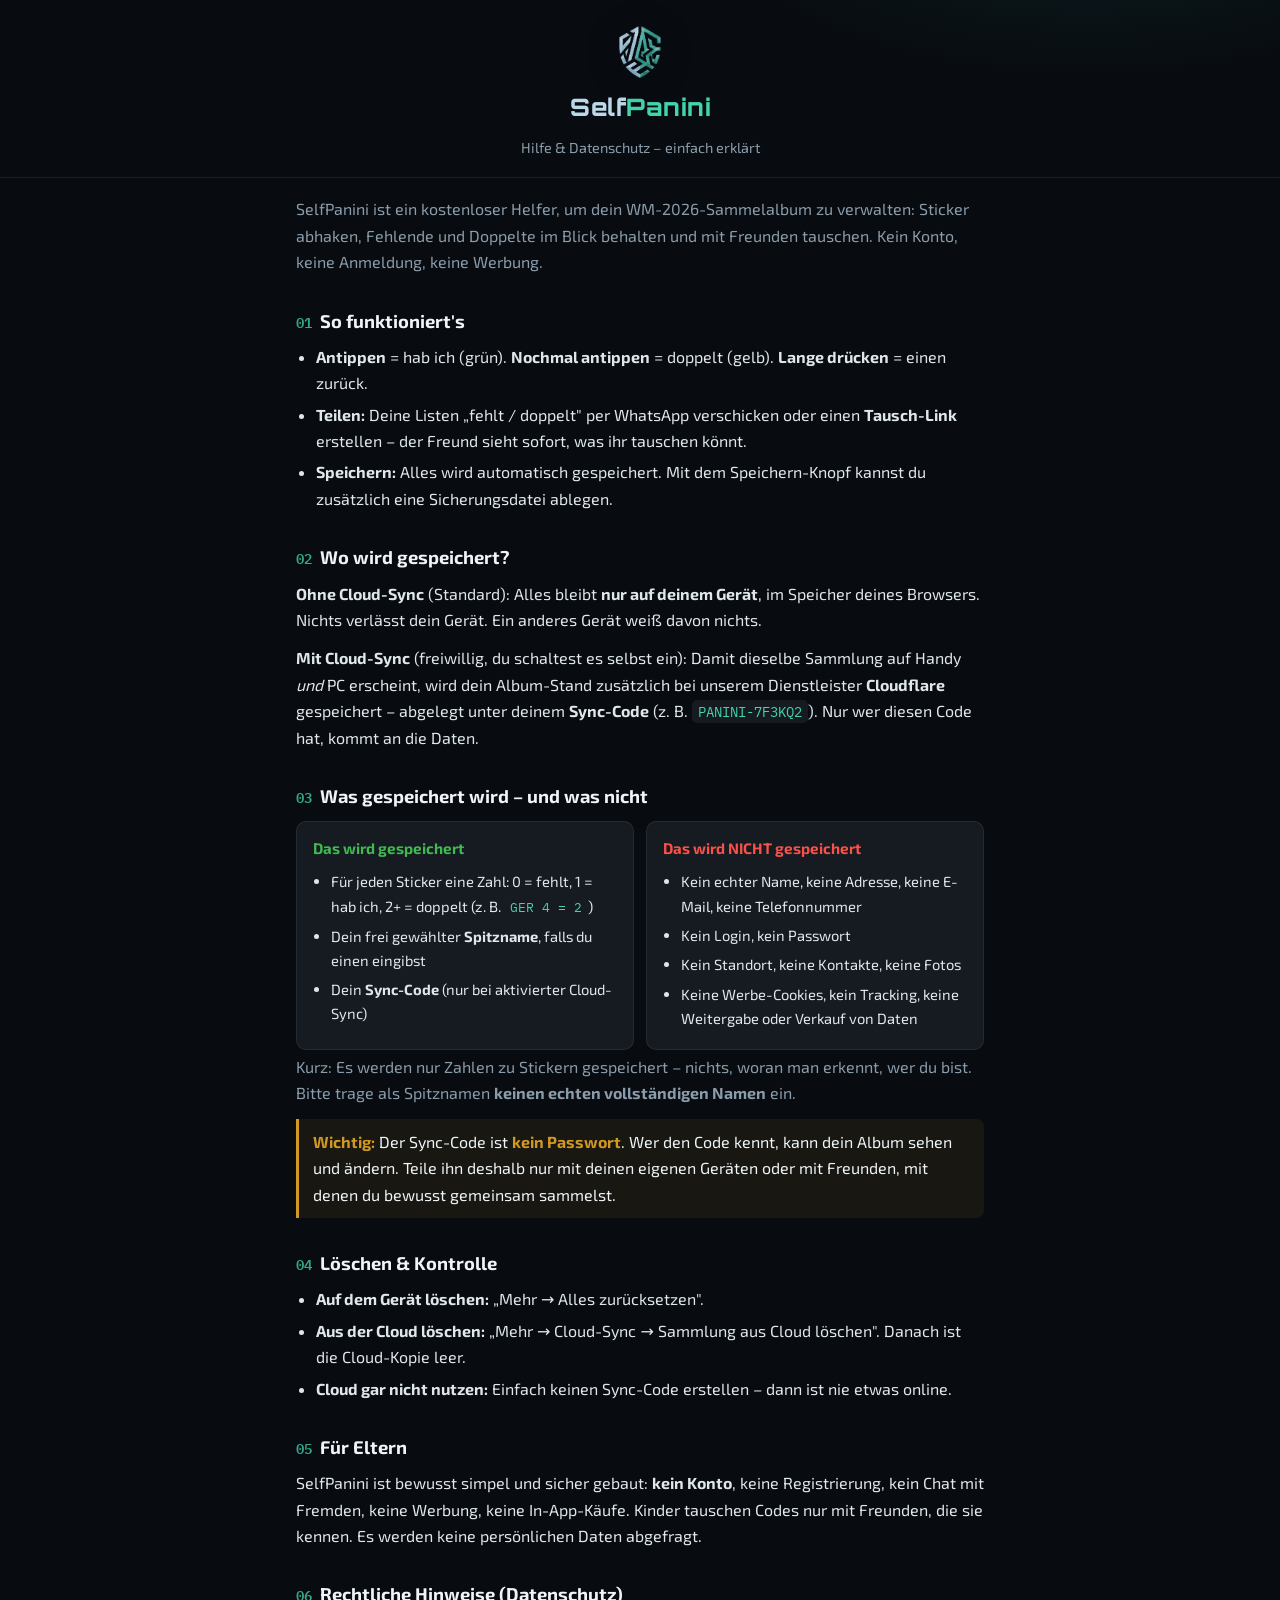
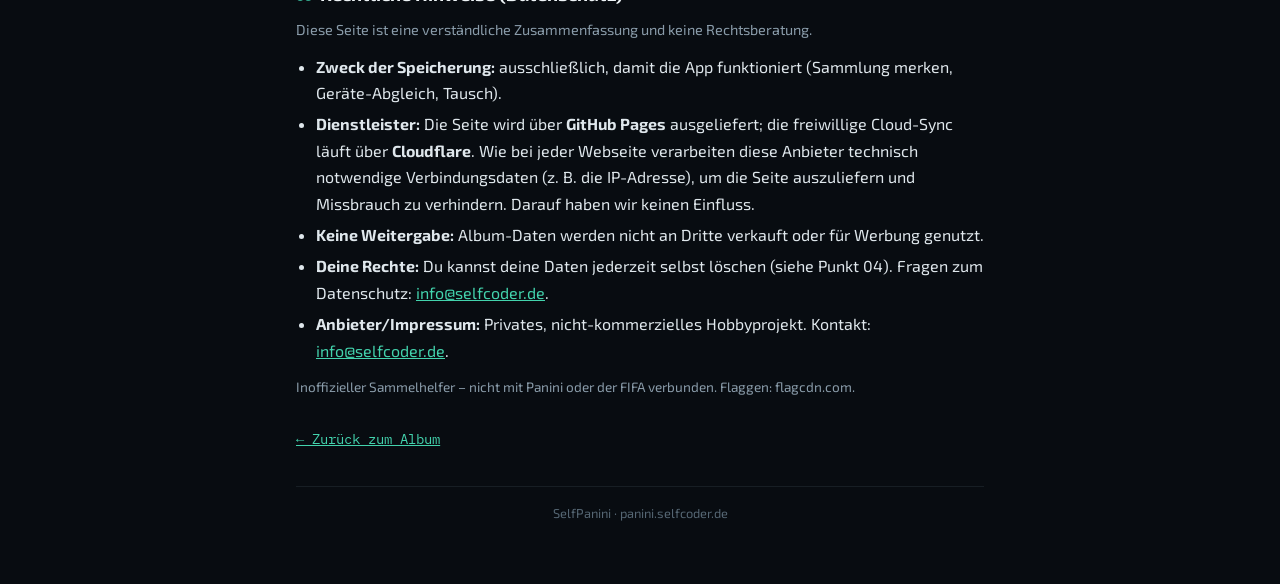
<file: hilfe.html>
<!doctype html>
<html lang="de">
<head>
<meta charset="utf-8" />
<meta name="viewport" content="width=device-width, initial-scale=1, viewport-fit=cover" />
<title>SelfPanini · Hilfe &amp; Datenschutz</title>
<meta name="description" content="Wie SelfPanini funktioniert, was gespeichert wird und was nicht – einfach erklärt." />
<meta name="theme-color" content="#080c11" />
<link rel="icon" href="assets/shield.png" />
<link rel="stylesheet" href="fonts.css" />
<style>
  :root{
    --bg0:#080c11; --bg1:#0d1117; --bg2:#161b22; --bg3:#1c2333;
    --line:rgba(157,189,208,.10); --line2:rgba(157,189,208,.22);
    --teal:#33a78c; --teal-b:#43d3ad; --cyan:#00e5c8; --ice:#9dbdd0; --ice-b:#bcd9e9;
    --green:#3fb950; --red:#f85149; --yellow:#d29922;
    --text:#eef4f7; --t2:#8a9caa; --t3:#556673;
    --sans:"Exo 2",system-ui,sans-serif; --mono:"IBM Plex Mono",monospace; --wm:"Orbitron",var(--sans);
    --radius:10px;
  }
  *{box-sizing:border-box}
  body{margin:0;background:radial-gradient(700px 360px at 85% -140px, rgba(51,167,140,.14) 0%, transparent 60%),var(--bg0);
    color:var(--text);font-family:var(--sans);line-height:1.65;padding:0 0 60px;-webkit-text-size-adjust:100%}
  .wrap{max-width:720px;margin:0 auto;padding:0 16px}
  header{text-align:center;padding:26px 0 18px;border-bottom:1px solid var(--line)}
  header img{height:52px;width:auto;display:block;margin:0 auto 10px;filter:drop-shadow(0 4px 14px rgba(0,0,0,.5))}
  .wm{font-family:var(--wm);font-weight:800;font-size:1.5rem;letter-spacing:.5px}
  .wm .s{color:var(--ice-b)} .wm .p{color:var(--teal-b)}
  header .pg{margin:8px 0 0;color:var(--t2);font-size:.9rem}
  a{color:var(--teal-b)}
  h2{font-size:1.15rem;margin:30px 0 8px;font-weight:700}
  h2 .n{font-family:var(--mono);color:var(--teal);font-size:.9rem;margin-right:8px}
  p{margin:0 0 12px;color:#dfe7ec}
  .muted{color:var(--t2)}
  ul{margin:0 0 12px;padding-left:20px} li{margin:5px 0;color:#dfe7ec}
  code,.mono{font-family:var(--mono);font-size:.9em;background:var(--bg2);padding:2px 6px;border-radius:5px;color:var(--teal-b)}
  .back{display:inline-block;margin:18px 0 0;font-family:var(--mono);font-size:.85rem}
  .cards{display:grid;grid-template-columns:1fr 1fr;gap:12px;margin:10px 0 4px}
  @media(max-width:560px){.cards{grid-template-columns:1fr}}
  .card{border:1px solid var(--line);border-radius:var(--radius);padding:14px 16px;background:var(--bg2)}
  .card h3{margin:0 0 8px;font-size:.95rem;display:flex;align-items:center;gap:8px}
  .card.ok h3{color:var(--green)} .card.no h3{color:var(--red)}
  .card ul{margin:0;padding-left:18px} .card li{font-size:.92rem}
  .note{border-left:3px solid var(--yellow);background:rgba(210,153,34,.08);padding:10px 14px;border-radius:0 8px 8px 0;margin:12px 0}
  .note b{color:var(--yellow)}
  .foot{margin-top:34px;padding-top:16px;border-top:1px solid var(--line);color:var(--t3);font-size:.8rem;text-align:center}
</style>
</head>
<body>
<header>
  <div class="wrap">
    <img src="assets/shield.png" alt="SelfPanini" />
    <div class="wm"><span class="s">Self</span><span class="p">Panini</span></div>
    <p class="pg">Hilfe &amp; Datenschutz – einfach erklärt</p>
  </div>
</header>

<main class="wrap">

  <p class="muted" style="margin-top:18px">SelfPanini ist ein kostenloser Helfer, um dein WM-2026-Sammelalbum zu verwalten: Sticker abhaken, Fehlende und Doppelte im Blick behalten und mit Freunden tauschen. Kein Konto, keine Anmeldung, keine Werbung.</p>

  <h2><span class="n">01</span>So funktioniert's</h2>
  <ul>
    <li><b>Antippen</b> = hab ich (grün). <b>Nochmal antippen</b> = doppelt (gelb). <b>Lange drücken</b> = einen zurück.</li>
    <li><b>Teilen:</b> Deine Listen „fehlt / doppelt" per WhatsApp verschicken oder einen <b>Tausch-Link</b> erstellen – der Freund sieht sofort, was ihr tauschen könnt.</li>
    <li><b>Speichern:</b> Alles wird automatisch gespeichert. Mit dem Speichern-Knopf kannst du zusätzlich eine Sicherungsdatei ablegen.</li>
  </ul>

  <h2><span class="n">02</span>Wo wird gespeichert?</h2>
  <p><b>Ohne Cloud-Sync</b> (Standard): Alles bleibt <b>nur auf deinem Gerät</b>, im Speicher deines Browsers. Nichts verlässt dein Gerät. Ein anderes Gerät weiß davon nichts.</p>
  <p><b>Mit Cloud-Sync</b> (freiwillig, du schaltest es selbst ein): Damit dieselbe Sammlung auf Handy <i>und</i> PC erscheint, wird dein Album-Stand zusätzlich bei unserem Dienstleister <b>Cloudflare</b> gespeichert – abgelegt unter deinem <b>Sync-Code</b> (z. B. <span class="mono">PANINI-7F3KQ2</span>). Nur wer diesen Code hat, kommt an die Daten.</p>

  <h2><span class="n">03</span>Was gespeichert wird – und was nicht</h2>
  <div class="cards">
    <div class="card ok">
      <h3>Das wird gespeichert</h3>
      <ul>
        <li>Für jeden Sticker eine Zahl: 0 = fehlt, 1 = hab ich, 2+ = doppelt (z. B. <span class="mono">GER 4 = 2</span>)</li>
        <li>Dein frei gewählter <b>Spitzname</b>, falls du einen eingibst</li>
        <li>Dein <b>Sync-Code</b> (nur bei aktivierter Cloud-Sync)</li>
      </ul>
    </div>
    <div class="card no">
      <h3>Das wird NICHT gespeichert</h3>
      <ul>
        <li>Kein echter Name, keine Adresse, keine E-Mail, keine Telefonnummer</li>
        <li>Kein Login, kein Passwort</li>
        <li>Kein Standort, keine Kontakte, keine Fotos</li>
        <li>Keine Werbe-Cookies, kein Tracking, keine Weitergabe oder Verkauf von Daten</li>
      </ul>
    </div>
  </div>
  <p class="muted">Kurz: Es werden nur Zahlen zu Stickern gespeichert – nichts, woran man erkennt, wer du bist. Bitte trage als Spitznamen <b>keinen echten vollständigen Namen</b> ein.</p>

  <div class="note"><b>Wichtig:</b> Der Sync-Code ist <b>kein Passwort</b>. Wer den Code kennt, kann dein Album sehen und ändern. Teile ihn deshalb nur mit deinen eigenen Geräten oder mit Freunden, mit denen du bewusst gemeinsam sammelst.</div>

  <h2><span class="n">04</span>Löschen &amp; Kontrolle</h2>
  <ul>
    <li><b>Auf dem Gerät löschen:</b> „Mehr → Alles zurücksetzen".</li>
    <li><b>Aus der Cloud löschen:</b> „Mehr → Cloud-Sync → Sammlung aus Cloud löschen". Danach ist die Cloud-Kopie leer.</li>
    <li><b>Cloud gar nicht nutzen:</b> Einfach keinen Sync-Code erstellen – dann ist nie etwas online.</li>
  </ul>

  <h2><span class="n">05</span>Für Eltern</h2>
  <p>SelfPanini ist bewusst simpel und sicher gebaut: <b>kein Konto</b>, keine Registrierung, kein Chat mit Fremden, keine Werbung, keine In-App-Käufe. Kinder tauschen Codes nur mit Freunden, die sie kennen. Es werden keine persönlichen Daten abgefragt.</p>

  <h2><span class="n">06</span>Rechtliche Hinweise (Datenschutz)</h2>
  <p class="muted" style="font-size:.9rem">Diese Seite ist eine verständliche Zusammenfassung und keine Rechtsberatung.</p>
  <ul>
    <li><b>Zweck der Speicherung:</b> ausschließlich, damit die App funktioniert (Sammlung merken, Geräte-Abgleich, Tausch).</li>
    <li><b>Dienstleister:</b> Die Seite wird über <b>GitHub Pages</b> ausgeliefert; die freiwillige Cloud-Sync läuft über <b>Cloudflare</b>. Wie bei jeder Webseite verarbeiten diese Anbieter technisch notwendige Verbindungsdaten (z. B. die IP-Adresse), um die Seite auszuliefern und Missbrauch zu verhindern. Darauf haben wir keinen Einfluss.</li>
    <li><b>Keine Weitergabe:</b> Album-Daten werden nicht an Dritte verkauft oder für Werbung genutzt.</li>
    <li><b>Deine Rechte:</b> Du kannst deine Daten jederzeit selbst löschen (siehe Punkt 04). Fragen zum Datenschutz: <a href="mailto:info@selfcoder.de">info@selfcoder.de</a>.</li>
    <li><b>Anbieter/Impressum:</b> Privates, nicht-kommerzielles Hobbyprojekt. Kontakt: <a href="mailto:info@selfcoder.de">info@selfcoder.de</a>.</li>
  </ul>

  <p class="muted" style="font-size:.85rem">Inoffizieller Sammelhelfer – nicht mit Panini oder der FIFA verbunden. Flaggen: flagcdn.com.</p>

  <a class="back" href="index.html">← Zurück zum Album</a>

  <div class="foot">SelfPanini · panini.selfcoder.de</div>
</main>
</body>
</html>
</file>
<file: fonts.css>
@font-face{font-family:"Orbitron";src:url("assets/fonts/Orbitron.ttf") format("truetype");font-weight:400 900;font-style:normal;font-display:swap}
@font-face{font-family:"Exo 2";font-style:normal;font-weight:400;font-display:swap;src:url("assets/fonts/exo2-400-latin-ext.woff2") format("woff2");unicode-range:U+0100-02BA, U+02BD-02C5, U+02C7-02CC, U+02CE-02D7, U+02DD-02FF, U+0304, U+0308, U+0329, U+1D00-1DBF, U+1E00-1E9F, U+1EF2-1EFF, U+2020, U+20A0-20AB, U+20AD-20C0, U+2113, U+2C60-2C7F, U+A720-A7FF}
@font-face{font-family:"Exo 2";font-style:normal;font-weight:400;font-display:swap;src:url("assets/fonts/exo2-400-latin.woff2") format("woff2");unicode-range:U+0000-00FF, U+0131, U+0152-0153, U+02BB-02BC, U+02C6, U+02DA, U+02DC, U+0304, U+0308, U+0329, U+2000-206F, U+20AC, U+2122, U+2191, U+2193, U+2212, U+2215, U+FEFF, U+FFFD}
@font-face{font-family:"Exo 2";font-style:normal;font-weight:600;font-display:swap;src:url("assets/fonts/exo2-600-latin-ext.woff2") format("woff2");unicode-range:U+0100-02BA, U+02BD-02C5, U+02C7-02CC, U+02CE-02D7, U+02DD-02FF, U+0304, U+0308, U+0329, U+1D00-1DBF, U+1E00-1E9F, U+1EF2-1EFF, U+2020, U+20A0-20AB, U+20AD-20C0, U+2113, U+2C60-2C7F, U+A720-A7FF}
@font-face{font-family:"Exo 2";font-style:normal;font-weight:600;font-display:swap;src:url("assets/fonts/exo2-600-latin.woff2") format("woff2");unicode-range:U+0000-00FF, U+0131, U+0152-0153, U+02BB-02BC, U+02C6, U+02DA, U+02DC, U+0304, U+0308, U+0329, U+2000-206F, U+20AC, U+2122, U+2191, U+2193, U+2212, U+2215, U+FEFF, U+FFFD}
@font-face{font-family:"Exo 2";font-style:normal;font-weight:700;font-display:swap;src:url("assets/fonts/exo2-700-latin-ext.woff2") format("woff2");unicode-range:U+0100-02BA, U+02BD-02C5, U+02C7-02CC, U+02CE-02D7, U+02DD-02FF, U+0304, U+0308, U+0329, U+1D00-1DBF, U+1E00-1E9F, U+1EF2-1EFF, U+2020, U+20A0-20AB, U+20AD-20C0, U+2113, U+2C60-2C7F, U+A720-A7FF}
@font-face{font-family:"Exo 2";font-style:normal;font-weight:700;font-display:swap;src:url("assets/fonts/exo2-700-latin.woff2") format("woff2");unicode-range:U+0000-00FF, U+0131, U+0152-0153, U+02BB-02BC, U+02C6, U+02DA, U+02DC, U+0304, U+0308, U+0329, U+2000-206F, U+20AC, U+2122, U+2191, U+2193, U+2212, U+2215, U+FEFF, U+FFFD}
@font-face{font-family:"Exo 2";font-style:normal;font-weight:800;font-display:swap;src:url("assets/fonts/exo2-800-latin-ext.woff2") format("woff2");unicode-range:U+0100-02BA, U+02BD-02C5, U+02C7-02CC, U+02CE-02D7, U+02DD-02FF, U+0304, U+0308, U+0329, U+1D00-1DBF, U+1E00-1E9F, U+1EF2-1EFF, U+2020, U+20A0-20AB, U+20AD-20C0, U+2113, U+2C60-2C7F, U+A720-A7FF}
@font-face{font-family:"Exo 2";font-style:normal;font-weight:800;font-display:swap;src:url("assets/fonts/exo2-800-latin.woff2") format("woff2");unicode-range:U+0000-00FF, U+0131, U+0152-0153, U+02BB-02BC, U+02C6, U+02DA, U+02DC, U+0304, U+0308, U+0329, U+2000-206F, U+20AC, U+2122, U+2191, U+2193, U+2212, U+2215, U+FEFF, U+FFFD}
@font-face{font-family:"IBM Plex Mono";font-style:normal;font-weight:400;font-display:swap;src:url("assets/fonts/plex-400-latin-ext.woff2") format("woff2");unicode-range:U+0100-02BA, U+02BD-02C5, U+02C7-02CC, U+02CE-02D7, U+02DD-02FF, U+0304, U+0308, U+0329, U+1D00-1DBF, U+1E00-1E9F, U+1EF2-1EFF, U+2020, U+20A0-20AB, U+20AD-20C0, U+2113, U+2C60-2C7F, U+A720-A7FF}
@font-face{font-family:"IBM Plex Mono";font-style:normal;font-weight:400;font-display:swap;src:url("assets/fonts/plex-400-latin.woff2") format("woff2");unicode-range:U+0000-00FF, U+0131, U+0152-0153, U+02BB-02BC, U+02C6, U+02DA, U+02DC, U+0304, U+0308, U+0329, U+2000-206F, U+20AC, U+2122, U+2191, U+2193, U+2212, U+2215, U+FEFF, U+FFFD}
@font-face{font-family:"IBM Plex Mono";font-style:normal;font-weight:500;font-display:swap;src:url("assets/fonts/plex-500-latin-ext.woff2") format("woff2");unicode-range:U+0100-02BA, U+02BD-02C5, U+02C7-02CC, U+02CE-02D7, U+02DD-02FF, U+0304, U+0308, U+0329, U+1D00-1DBF, U+1E00-1E9F, U+1EF2-1EFF, U+2020, U+20A0-20AB, U+20AD-20C0, U+2113, U+2C60-2C7F, U+A720-A7FF}
@font-face{font-family:"IBM Plex Mono";font-style:normal;font-weight:500;font-display:swap;src:url("assets/fonts/plex-500-latin.woff2") format("woff2");unicode-range:U+0000-00FF, U+0131, U+0152-0153, U+02BB-02BC, U+02C6, U+02DA, U+02DC, U+0304, U+0308, U+0329, U+2000-206F, U+20AC, U+2122, U+2191, U+2193, U+2212, U+2215, U+FEFF, U+FFFD}
@font-face{font-family:"IBM Plex Mono";font-style:normal;font-weight:600;font-display:swap;src:url("assets/fonts/plex-600-latin-ext.woff2") format("woff2");unicode-range:U+0100-02BA, U+02BD-02C5, U+02C7-02CC, U+02CE-02D7, U+02DD-02FF, U+0304, U+0308, U+0329, U+1D00-1DBF, U+1E00-1E9F, U+1EF2-1EFF, U+2020, U+20A0-20AB, U+20AD-20C0, U+2113, U+2C60-2C7F, U+A720-A7FF}
@font-face{font-family:"IBM Plex Mono";font-style:normal;font-weight:600;font-display:swap;src:url("assets/fonts/plex-600-latin.woff2") format("woff2");unicode-range:U+0000-00FF, U+0131, U+0152-0153, U+02BB-02BC, U+02C6, U+02DA, U+02DC, U+0304, U+0308, U+0329, U+2000-206F, U+20AC, U+2122, U+2191, U+2193, U+2212, U+2215, U+FEFF, U+FFFD}
</file>
